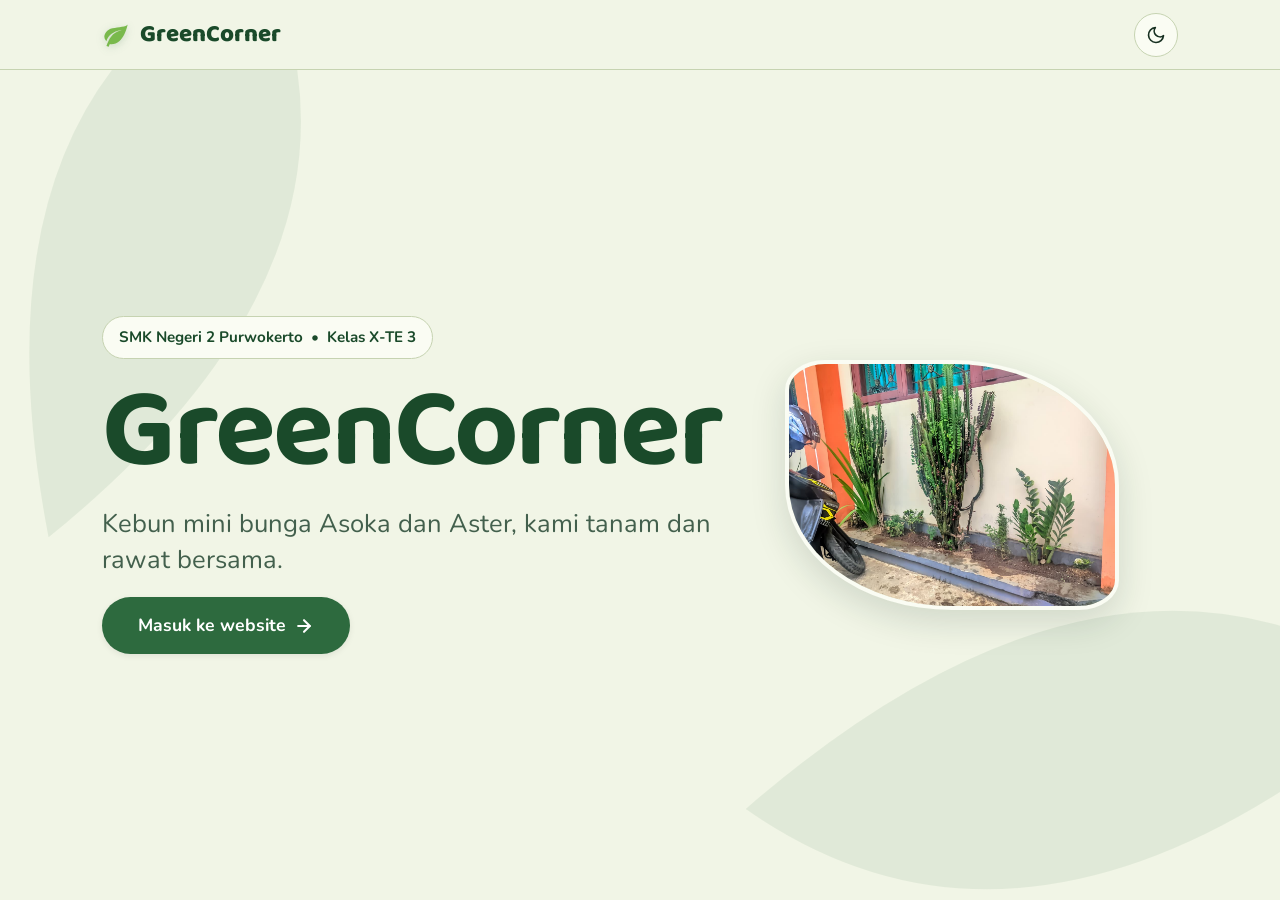
<file: index.html>
<!DOCTYPE html>
<html lang="id">
<head>
  <meta charset="utf-8">
  <meta name="viewport" content="width=device-width, initial-scale=1.0, viewport-fit=cover">
  <meta name="description" content="GreenCorner - Kebun mini bunga Asoka dan Aster karya siswa kelas X-TE 3 SMK Negeri 2 Purwokerto.">
  <title>GreenCorner - Kebun Mini Asoka &amp; Aster</title>

  <!-- Google Fonts: Baloo 2 & Nunito -->
  <link rel="preconnect" href="https://fonts.googleapis.com">
  <link rel="preconnect" href="https://fonts.gstatic.com" crossorigin>
  <link href="https://fonts.googleapis.com/css2?family=Baloo+2:wght@600;700;800&family=Nunito:wght@400;600;700;800&display=swap" rel="stylesheet">

  <link rel="stylesheet" href="css/style.css">
</head>
<body>
  <a href="#main-content" class="skip-link">Lewati ke konten utama</a>

  <!-- Header Khusus Indeks: Merek dan Tombol Tema Saja -->
  <header class="site-header" role="banner">
    <div class="container header-inner">
      <a href="index.html" class="brand" aria-label="GreenCorner Beranda">
        <svg class="brand-icon" viewBox="0 0 24 24" aria-hidden="true">
          <path d="M17 8C8 10 5.9 16.17 3.82 21.34L5.71 22l1-2.3A4.49 4.49 0 0 0 8 20C19 20 22 3 22 3c-1 2-8 2.25-13 3.25S2 11.5 2 13.5s1.75 3.75 1.75 3.75C7 8 17 8 17 8z"/>
        </svg>
        <span>GreenCorner</span>
      </a>

      <div class="header-actions">
        <button type="button" class="theme-toggle" aria-label="Beralih ke mode gelap">
          <svg width="20" height="20" viewBox="0 0 24 24" fill="none" stroke="currentColor" stroke-width="2" stroke-linecap="round" stroke-linejoin="round" aria-hidden="true"><path d="M21 12.79A9 9 0 1 1 11.21 3 7 7 0 0 0 21 12.79z"></path></svg>
        </button>
      </div>
    </div>
  </header>

  <main id="main-content" class="hero-cover">
    <!-- Siluet Daun Latar Belakang -->
    <svg class="cover-bg-leaf-1" viewBox="0 0 100 100" aria-hidden="true">
      <path d="M10,90 Q30,10 90,10 Q90,70 10,90 Z" />
    </svg>
    <svg class="cover-bg-leaf-2" viewBox="0 0 100 100" aria-hidden="true">
      <path d="M10,90 Q70,90 90,10 Q30,10 10,90 Z" />
    </svg>

    <div class="container">
      <div class="cover-grid">
        <!-- Kolom Kiri: Teks -->
        <div class="cover-content">
          <div class="cover-meta">
            <span>SMK Negeri 2 Purwokerto</span>
            <span aria-hidden="true">•</span>
            <span>Kelas X-TE 3</span>
          </div>

          <h1 class="cover-title">GreenCorner</h1>

          <p class="cover-subtitle">Kebun mini bunga Asoka dan Aster, kami tanam dan rawat bersama.</p>

          <div class="cover-btn-wrap">
            <a href="home.html" class="btn btn-primary" style="font-size: 1.1rem; padding: 0.85rem 2.25rem;">
              <span>Masuk ke website</span>
              <svg width="20" height="20" viewBox="0 0 24 24" fill="none" stroke="currentColor" stroke-width="2.5" stroke-linecap="round" stroke-linejoin="round" aria-hidden="true"><line x1="5" y1="12" x2="19" y2="12"></line><polyline points="12 5 19 12 12 19"></polyline></svg>
            </a>
          </div>
        </div>

        <!-- Kolom Kanan: Foto Sampul Bingkai Daun -->
        <div class="cover-photo-wrapper">
          <div class="leaf-frame">
            <img src="assets/img/hasil-jauh.jpg" width="1100" height="825" alt="Bedeng GreenCorner dengan deretan tanaman di sepanjang dinding">
          </div>
        </div>
      </div>
    </div>
  </main>

  <script src="js/main.js"></script>
</body>
</html>
</file>
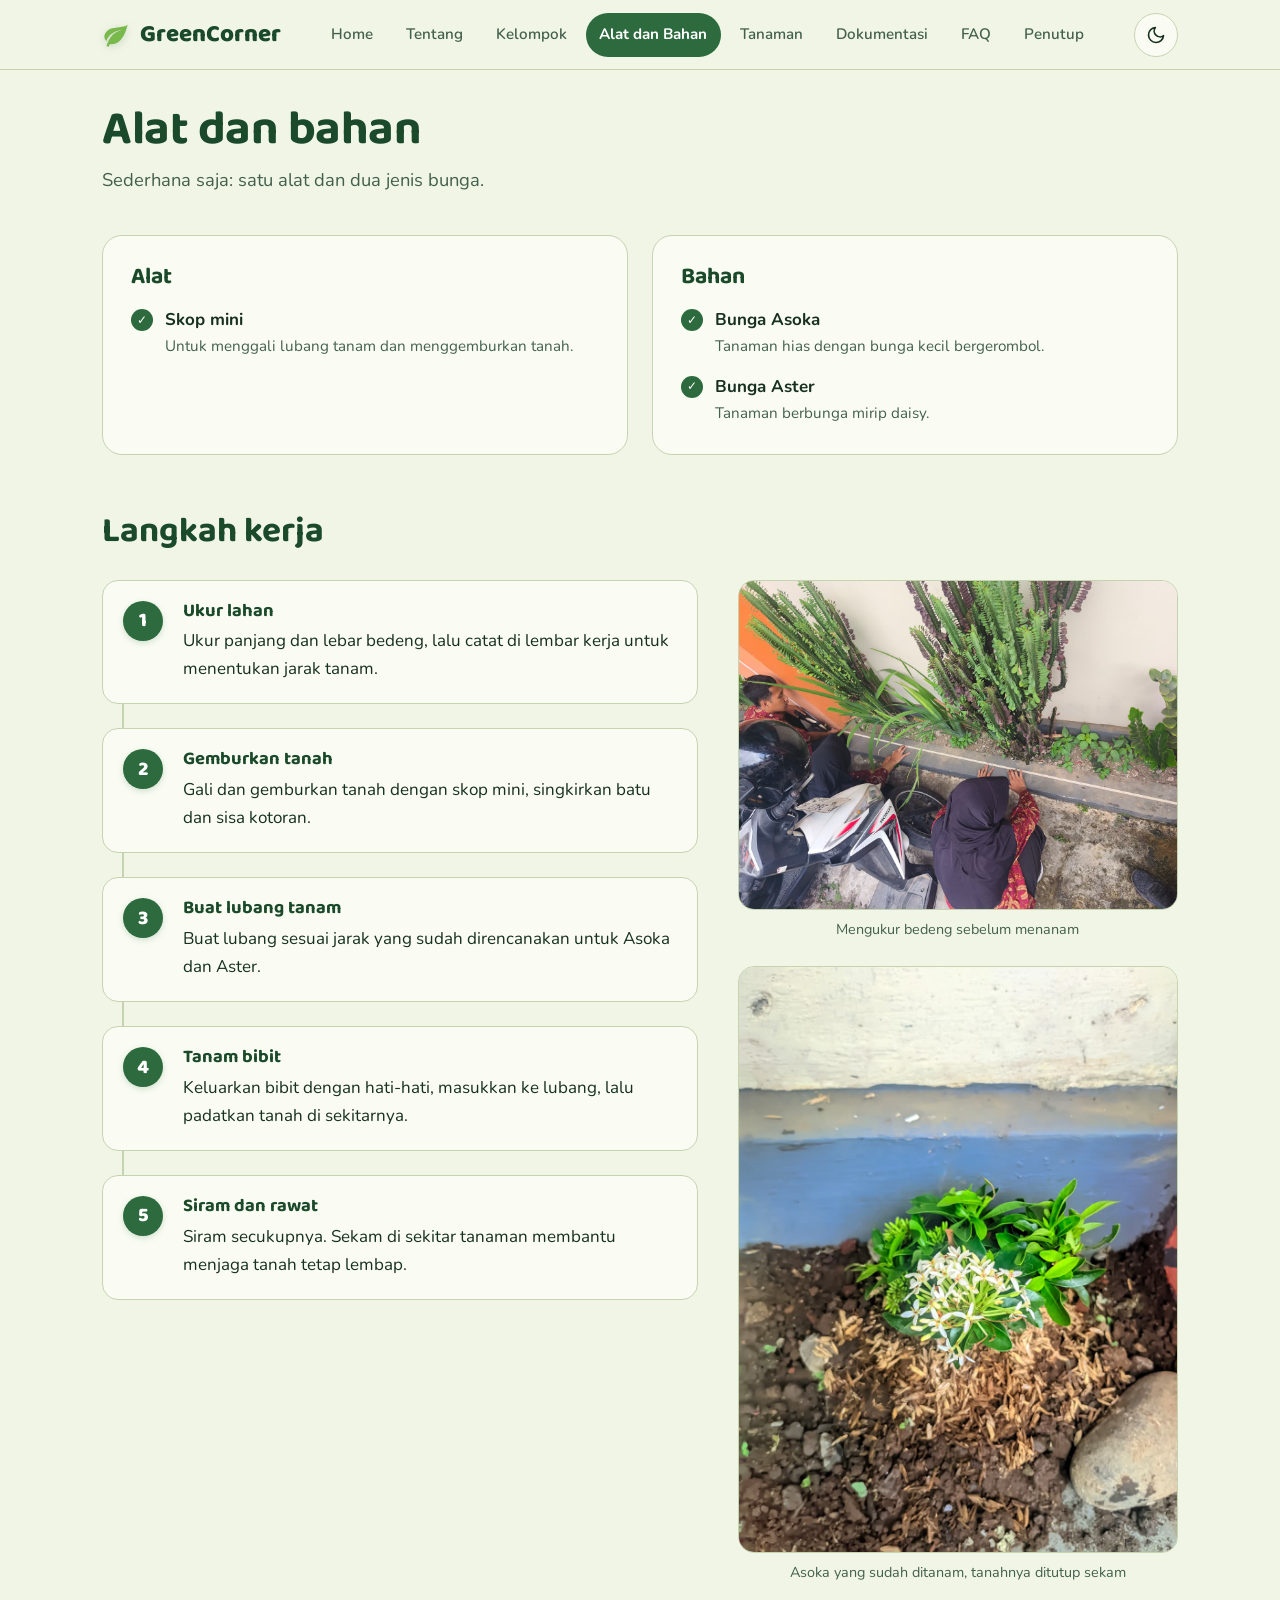
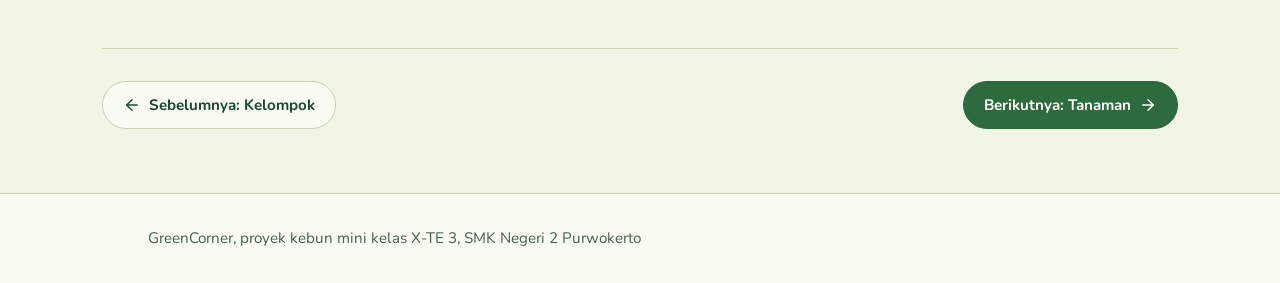
<file: alat-bahan.html>
<!DOCTYPE html>
<html lang="id">
<head>
  <meta charset="utf-8">
  <meta name="viewport" content="width=device-width, initial-scale=1.0, viewport-fit=cover">
  <meta name="description" content="Alat dan bahan serta langkah kerja penanaman kebun mini GreenCorner SMK Negeri 2 Purwokerto.">
  <title>Alat dan Bahan - GreenCorner</title>

  <!-- Google Fonts: Baloo 2 & Nunito -->
  <link rel="preconnect" href="https://fonts.googleapis.com">
  <link rel="preconnect" href="https://fonts.gstatic.com" crossorigin>
  <link href="https://fonts.googleapis.com/css2?family=Baloo+2:wght@600;700;800&family=Nunito:wght@400;600;700;800&display=swap" rel="stylesheet">

  <link rel="stylesheet" href="css/style.css">
</head>
<body>
  <a href="#main-content" class="skip-link">Lewati ke konten utama</a>

  <!-- Header & Navigasi Bersama -->
  <header class="site-header" role="banner">
    <div class="container header-inner">
      <a href="home.html" class="brand" aria-label="GreenCorner Beranda">
        <svg class="brand-icon" viewBox="0 0 24 24" aria-hidden="true">
          <path d="M17 8C8 10 5.9 16.17 3.82 21.34L5.71 22l1-2.3A4.49 4.49 0 0 0 8 20C19 20 22 3 22 3c-1 2-8 2.25-13 3.25S2 11.5 2 13.5s1.75 3.75 1.75 3.75C7 8 17 8 17 8z"/>
        </svg>
        <span>GreenCorner</span>
      </a>

      <nav class="nav-desktop" aria-label="Menu Utama">
        <a href="home.html" class="nav-link">Home</a>
        <a href="tentang.html" class="nav-link">Tentang</a>
        <a href="kelompok.html" class="nav-link">Kelompok</a>
        <a href="alat-bahan.html" class="nav-link" aria-current="page">Alat dan Bahan</a>
        <a href="tanaman.html" class="nav-link">Tanaman</a>
        <a href="dokumentasi.html" class="nav-link">Dokumentasi</a>
        <a href="faq.html" class="nav-link">FAQ</a>
        <a href="penutup.html" class="nav-link">Penutup</a>
      </nav>

      <div class="header-actions">
        <button type="button" class="theme-toggle" aria-label="Beralih ke mode gelap">
          <svg width="20" height="20" viewBox="0 0 24 24" fill="none" stroke="currentColor" stroke-width="2" stroke-linecap="round" stroke-linejoin="round" aria-hidden="true"><path d="M21 12.79A9 9 0 1 1 11.21 3 7 7 0 0 0 21 12.79z"></path></svg>
        </button>

        <button type="button" class="menu-toggle" aria-label="Buka menu navigasi" aria-expanded="false" aria-controls="mobile-nav">
          <svg width="22" height="22" viewBox="0 0 24 24" fill="none" stroke="currentColor" stroke-width="2" stroke-linecap="round" stroke-linejoin="round" aria-hidden="true"><line x1="3" y1="12" x2="21" y2="12"></line><line x1="3" y1="6" x2="21" y2="6"></line><line x1="3" y1="18" x2="21" y2="18"></line></svg>
        </button>
      </div>
    </div>
  </header>

  <!-- Navigasi Mobile Drawer -->
  <div id="mobile-nav" class="mobile-nav-dialog" role="dialog" aria-modal="true" aria-label="Menu navigasi mobile">
    <div class="mobile-nav-grid">
      <a href="home.html" class="mobile-nav-link">Home</a>
      <a href="tentang.html" class="mobile-nav-link">Tentang</a>
      <a href="kelompok.html" class="mobile-nav-link">Kelompok</a>
      <a href="alat-bahan.html" class="mobile-nav-link" aria-current="page">Alat dan Bahan</a>
      <a href="tanaman.html" class="mobile-nav-link">Tanaman</a>
      <a href="dokumentasi.html" class="mobile-nav-link">Dokumentasi</a>
      <a href="faq.html" class="mobile-nav-link">FAQ</a>
      <a href="penutup.html" class="mobile-nav-link">Penutup</a>
    </div>
  </div>

  <main id="main-content" class="page-main">
    <div class="container">
      <header style="margin-bottom: 2.5rem;">
        <h1 style="margin-bottom: 0.5rem;">Alat dan bahan</h1>
        <p class="lead">Sederhana saja: satu alat dan dua jenis bunga.</p>
      </header>

      <!-- Panel Alat & Bahan dengan Penanda Centang -->
      <section class="tools-materials-grid" aria-label="Rincian Alat dan Bahan">
        <div class="spec-panel">
          <h2>Alat</h2>
          <div class="check-item">
            <span class="check-icon" aria-hidden="true">&#10003;</span>
            <div>
              <p><strong>Skop mini</strong></p>
              <p style="color: var(--ink2); font-size: 0.95rem;">Untuk menggali lubang tanam dan menggemburkan tanah.</p>
            </div>
          </div>
        </div>

        <div class="spec-panel">
          <h2>Bahan</h2>
          <div class="check-item">
            <span class="check-icon" aria-hidden="true">&#10003;</span>
            <div>
              <p><strong>Bunga Asoka</strong></p>
              <p style="color: var(--ink2); font-size: 0.95rem;">Tanaman hias dengan bunga kecil bergerombol.</p>
            </div>
          </div>
          <div class="check-item">
            <span class="check-icon" aria-hidden="true">&#10003;</span>
            <div>
              <p><strong>Bunga Aster</strong></p>
              <p style="color: var(--ink2); font-size: 0.95rem;">Tanaman berbunga mirip daisy.</p>
            </div>
          </div>
        </div>
      </section>

      <!-- Langkah Kerja Berurutan dengan Garis Penghubung dan Foto -->
      <section aria-labelledby="steps-heading">
        <h2 id="steps-heading" style="margin-bottom: 1.75rem;">Langkah kerja</h2>

        <div class="steps-layout">
          <!-- Daftar Langkah Bernomor -->
          <div class="steps-list">
            <article class="step-card">
              <span class="step-num">1</span>
              <div class="step-body">
                <h3>Ukur lahan</h3>
                <p>Ukur panjang dan lebar bedeng, lalu catat di lembar kerja untuk menentukan jarak tanam.</p>
              </div>
            </article>

            <article class="step-card">
              <span class="step-num">2</span>
              <div class="step-body">
                <h3>Gemburkan tanah</h3>
                <p>Gali dan gemburkan tanah dengan skop mini, singkirkan batu dan sisa kotoran.</p>
              </div>
            </article>

            <article class="step-card">
              <span class="step-num">3</span>
              <div class="step-body">
                <h3>Buat lubang tanam</h3>
                <p>Buat lubang sesuai jarak yang sudah direncanakan untuk Asoka dan Aster.</p>
              </div>
            </article>

            <article class="step-card">
              <span class="step-num">4</span>
              <div class="step-body">
                <h3>Tanam bibit</h3>
                <p>Keluarkan bibit dengan hati-hati, masukkan ke lubang, lalu padatkan tanah di sekitarnya.</p>
              </div>
            </article>

            <article class="step-card">
              <span class="step-num">5</span>
              <div class="step-body">
                <h3>Siram dan rawat</h3>
                <p>Siram secukupnya. Sekam di sekitar tanaman membantu menjaga tanah tetap lembap.</p>
              </div>
            </article>
          </div>

          <!-- Kolom Foto di Samping Langkah -->
          <div class="step-photos-col">
            <figure class="step-photo-figure">
              <img src="assets/img/ukur-lahan.jpg" width="1100" height="825" loading="lazy" alt="Anggota kelompok mengukur panjang bedeng sebelum menanam">
              <figcaption>Mengukur bedeng sebelum menanam</figcaption>
            </figure>

            <figure class="step-photo-figure">
              <img src="assets/img/asoka.jpg" width="825" height="1100" loading="lazy" alt="Bunga Asoka putih yang mekar dengan sekam di sekitarnya">
              <figcaption>Asoka yang sudah ditanam, tanahnya ditutup sekam</figcaption>
            </figure>
          </div>
        </div>
      </section>

      <!-- Pager Navigasi Bawah -->
      <nav class="page-pager" aria-label="Navigasi Halaman">
        <a href="kelompok.html" class="pager-btn prev">
          <svg width="18" height="18" viewBox="0 0 24 24" fill="none" stroke="currentColor" stroke-width="2" stroke-linecap="round" stroke-linejoin="round" aria-hidden="true"><line x1="19" y1="12" x2="5" y2="12"></line><polyline points="12 19 5 12 12 5"></polyline></svg>
          <span>Sebelumnya: Kelompok</span>
        </a>
        <a href="tanaman.html" class="pager-btn next">
          <span>Berikutnya: Tanaman</span>
          <svg width="18" height="18" viewBox="0 0 24 24" fill="none" stroke="currentColor" stroke-width="2" stroke-linecap="round" stroke-linejoin="round" aria-hidden="true"><line x1="5" y1="12" x2="19" y2="12"></line><polyline points="12 5 19 12 12 19"></polyline></svg>
        </a>
      </nav>
    </div>
  </main>

  <footer class="site-footer" role="contentinfo">
    <div class="container">
      <p>GreenCorner, proyek kebun mini kelas X-TE 3, SMK Negeri 2 Purwokerto</p>
    </div>
  </footer>

  <button type="button" class="back-to-top" aria-label="Kembali ke atas">
    <svg width="22" height="22" viewBox="0 0 24 24" fill="none" stroke="currentColor" stroke-width="2.5" stroke-linecap="round" stroke-linejoin="round" aria-hidden="true"><polyline points="18 15 12 9 6 15"></polyline></svg>
  </button>

  <script src="js/main.js"></script>
</body>
</html>
</file>
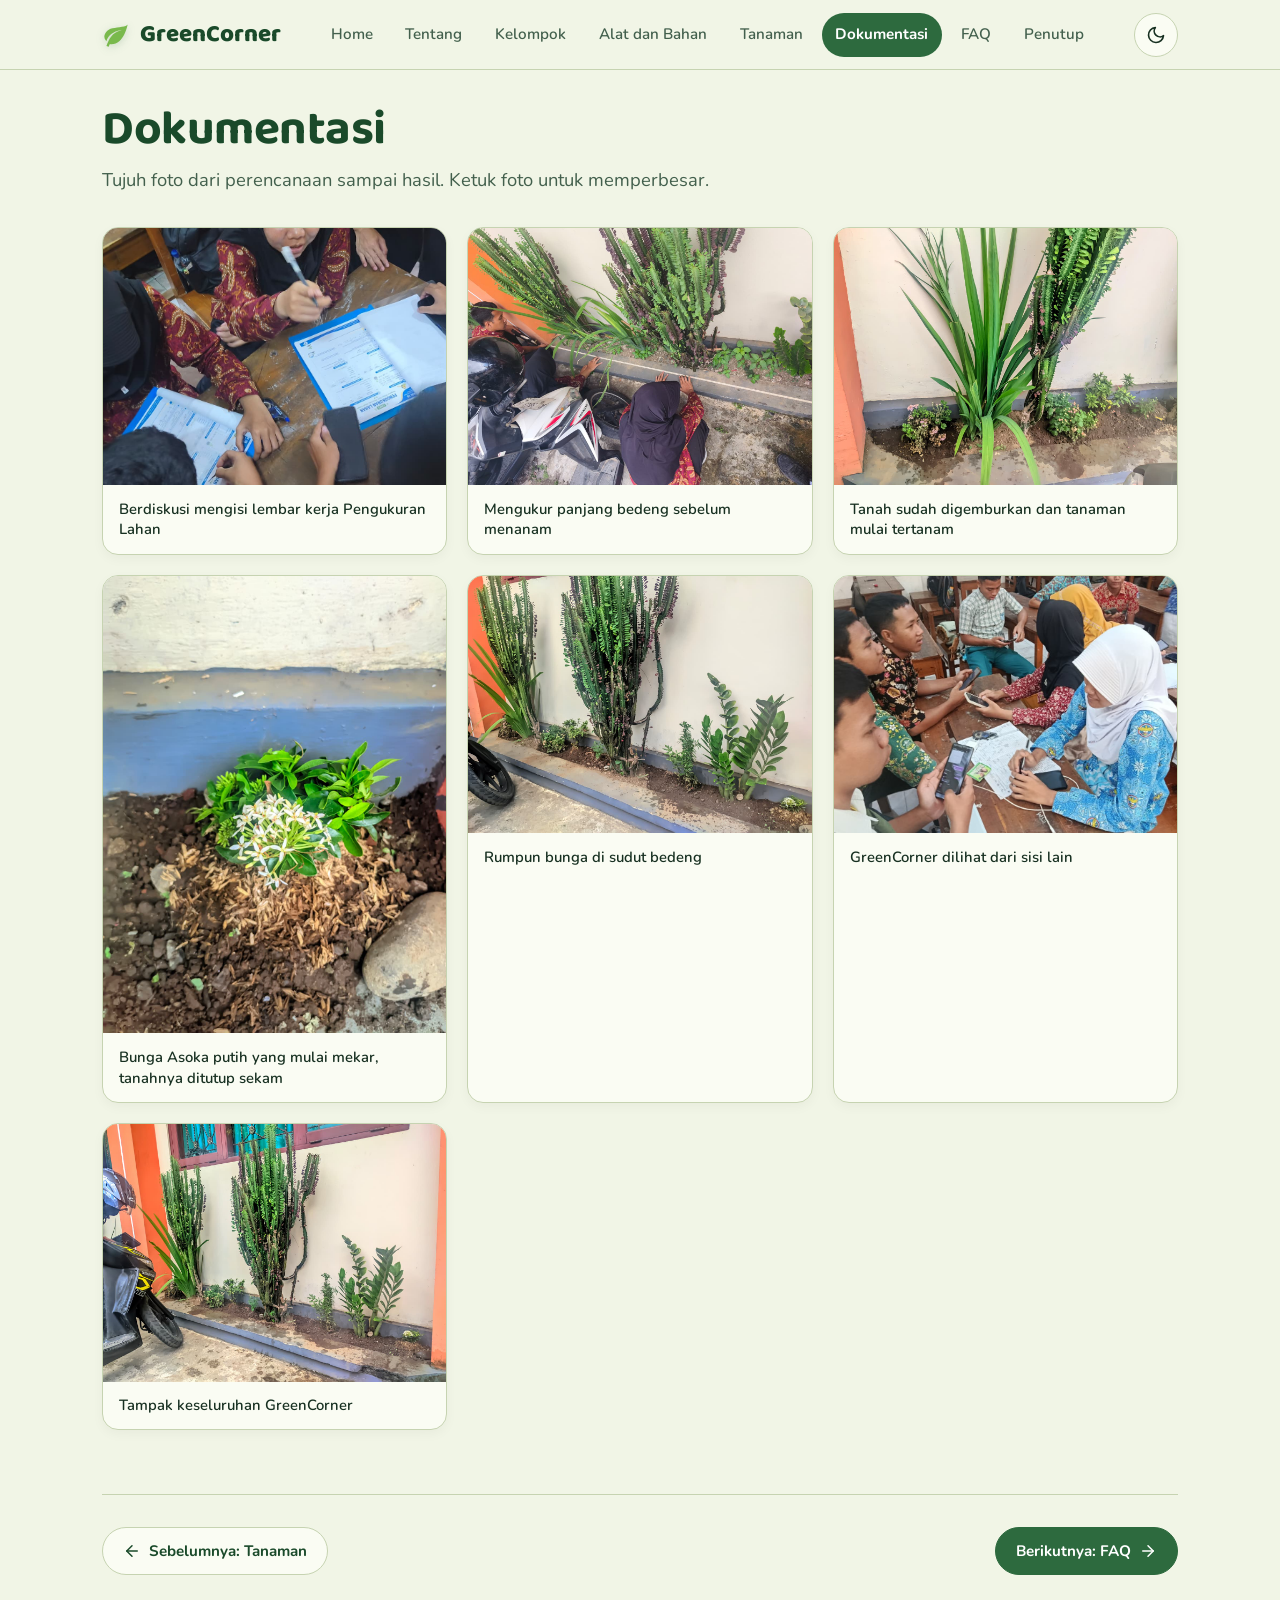
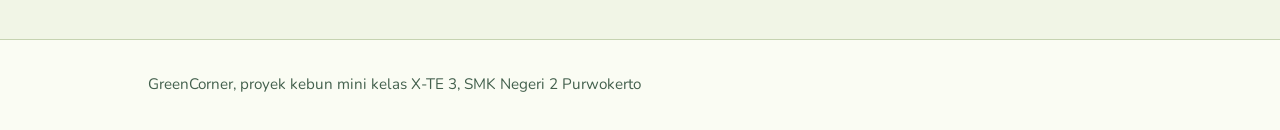
<file: dokumentasi.html>
<!DOCTYPE html>
<html lang="id">
<head>
  <meta charset="utf-8">
  <meta name="viewport" content="width=device-width, initial-scale=1.0, viewport-fit=cover">
  <meta name="description" content="Dokumentasi lengkap proyek kebun mini GreenCorner dari perencanaan, pengukuran lahan, hingga bunga Asoka dan Aster mekar.">
  <title>Dokumentasi - GreenCorner</title>

  <!-- Google Fonts: Baloo 2 & Nunito -->
  <link rel="preconnect" href="https://fonts.googleapis.com">
  <link rel="preconnect" href="https://fonts.gstatic.com" crossorigin>
  <link href="https://fonts.googleapis.com/css2?family=Baloo+2:wght@600;700;800&family=Nunito:wght@400;600;700;800&display=swap" rel="stylesheet">

  <link rel="stylesheet" href="css/style.css">
</head>
<body>
  <a href="#main-content" class="skip-link">Lewati ke konten utama</a>

  <!-- Header & Navigasi Bersama -->
  <header class="site-header" role="banner">
    <div class="container header-inner">
      <a href="home.html" class="brand" aria-label="GreenCorner Beranda">
        <svg class="brand-icon" viewBox="0 0 24 24" aria-hidden="true">
          <path d="M17 8C8 10 5.9 16.17 3.82 21.34L5.71 22l1-2.3A4.49 4.49 0 0 0 8 20C19 20 22 3 22 3c-1 2-8 2.25-13 3.25S2 11.5 2 13.5s1.75 3.75 1.75 3.75C7 8 17 8 17 8z"/>
        </svg>
        <span>GreenCorner</span>
      </a>

      <nav class="nav-desktop" aria-label="Menu Utama">
        <a href="home.html" class="nav-link">Home</a>
        <a href="tentang.html" class="nav-link">Tentang</a>
        <a href="kelompok.html" class="nav-link">Kelompok</a>
        <a href="alat-bahan.html" class="nav-link">Alat dan Bahan</a>
        <a href="tanaman.html" class="nav-link">Tanaman</a>
        <a href="dokumentasi.html" class="nav-link" aria-current="page">Dokumentasi</a>
        <a href="faq.html" class="nav-link">FAQ</a>
        <a href="penutup.html" class="nav-link">Penutup</a>
      </nav>

      <div class="header-actions">
        <button type="button" class="theme-toggle" aria-label="Beralih ke mode gelap">
          <svg width="20" height="20" viewBox="0 0 24 24" fill="none" stroke="currentColor" stroke-width="2" stroke-linecap="round" stroke-linejoin="round" aria-hidden="true"><path d="M21 12.79A9 9 0 1 1 11.21 3 7 7 0 0 0 21 12.79z"></path></svg>
        </button>

        <button type="button" class="menu-toggle" aria-label="Buka menu navigasi" aria-expanded="false" aria-controls="mobile-nav">
          <svg width="22" height="22" viewBox="0 0 24 24" fill="none" stroke="currentColor" stroke-width="2" stroke-linecap="round" stroke-linejoin="round" aria-hidden="true"><line x1="3" y1="12" x2="21" y2="12"></line><line x1="3" y1="6" x2="21" y2="6"></line><line x1="3" y1="18" x2="21" y2="18"></line></svg>
        </button>
      </div>
    </div>
  </header>

  <!-- Navigasi Mobile Drawer -->
  <div id="mobile-nav" class="mobile-nav-dialog" role="dialog" aria-modal="true" aria-label="Menu navigasi mobile">
    <div class="mobile-nav-grid">
      <a href="home.html" class="mobile-nav-link">Home</a>
      <a href="tentang.html" class="mobile-nav-link">Tentang</a>
      <a href="kelompok.html" class="mobile-nav-link">Kelompok</a>
      <a href="alat-bahan.html" class="mobile-nav-link">Alat dan Bahan</a>
      <a href="tanaman.html" class="mobile-nav-link">Tanaman</a>
      <a href="dokumentasi.html" class="mobile-nav-link" aria-current="page">Dokumentasi</a>
      <a href="faq.html" class="mobile-nav-link">FAQ</a>
      <a href="penutup.html" class="mobile-nav-link">Penutup</a>
    </div>
  </div>

  <main id="main-content" class="page-main">
    <div class="container">
      <header style="margin-bottom: 2rem;">
        <h1 style="margin-bottom: 0.5rem;">Dokumentasi</h1>
        <p class="lead">Tujuh foto dari perencanaan sampai hasil. Ketuk foto untuk memperbesar.</p>
      </header>

      <!-- Galeri 7 Foto Masonry / Grid -->
      <section class="gallery-grid" aria-label="Galeri Foto Dokumentasi">
        <!-- Foto 1 -->
        <article class="gallery-item">
          <div class="gallery-thumb">
            <img src="assets/img/diskusi.jpg" width="1100" height="619" loading="lazy" alt="Anggota kelompok berdiskusi sambil mengisi lembar kerja pengukuran lahan">
          </div>
          <p class="gallery-caption">Berdiskusi mengisi lembar kerja Pengukuran Lahan</p>
        </article>

        <!-- Foto 2 -->
        <article class="gallery-item">
          <div class="gallery-thumb">
            <img src="assets/img/ukur-lahan.jpg" width="1100" height="825" loading="lazy" alt="Anggota kelompok mengukur panjang bedeng sebelum menanam">
          </div>
          <p class="gallery-caption">Mengukur panjang bedeng sebelum menanam</p>
        </article>

        <!-- Foto 3 -->
        <article class="gallery-item">
          <div class="gallery-thumb">
            <img src="assets/img/hasil-dekat.jpg" width="1100" height="825" loading="lazy" alt="Bedeng berisi tanah gembur dan tanaman yang baru ditanam">
          </div>
          <p class="gallery-caption">Tanah sudah digemburkan dan tanaman mulai tertanam</p>
        </article>

        <!-- Foto 4 -->
        <article class="gallery-item">
          <div class="gallery-thumb" style="aspect-ratio: 3 / 4;">
            <img src="assets/img/asoka.jpg" width="825" height="1100" loading="lazy" alt="Bunga Asoka putih yang mekar dengan sekam di sekitarnya">
          </div>
          <p class="gallery-caption">Bunga Asoka putih yang mulai mekar, tanahnya ditutup sekam</p>
        </article>

        <!-- Foto 5 -->
        <article class="gallery-item">
          <div class="gallery-thumb">
            <img src="assets/img/detail-tanaman.jpg" width="1100" height="825" loading="lazy" alt="Rumpun bunga kecil di sudut bedeng">
          </div>
          <p class="gallery-caption">Rumpun bunga di sudut bedeng</p>
        </article>

        <!-- Foto 6 -->
        <article class="gallery-item">
          <div class="gallery-thumb">
            <img src="assets/img/hasil-lebar.jpg" width="1100" height="825" loading="lazy" alt="Bedeng GreenCorner dilihat dari sisi lain dengan tanaman berjajar">
          </div>
          <p class="gallery-caption">GreenCorner dilihat dari sisi lain</p>
        </article>

        <!-- Foto 7 -->
        <article class="gallery-item">
          <div class="gallery-thumb">
            <img src="assets/img/hasil-jauh.jpg" width="1100" height="825" loading="lazy" alt="Tampak keseluruhan bedeng GreenCorner di sepanjang dinding">
          </div>
          <p class="gallery-caption">Tampak keseluruhan GreenCorner</p>
        </article>
      </section>

      <!-- Lightbox Modal Dialog -->
      <div class="lightbox-modal" role="dialog" aria-modal="true" aria-hidden="true" aria-label="Penampil Foto">
        <div class="lightbox-dialog">
          <button type="button" class="lightbox-btn lightbox-close" aria-label="Tutup foto">
            <svg width="24" height="24" viewBox="0 0 24 24" fill="none" stroke="currentColor" stroke-width="2.5" stroke-linecap="round" stroke-linejoin="round" aria-hidden="true"><line x1="18" y1="6" x2="6" y2="18"></line><line x1="6" y1="6" x2="18" y2="18"></line></svg>
          </button>

          <button type="button" class="lightbox-btn lightbox-prev" aria-label="Foto sebelumnya">
            <svg width="24" height="24" viewBox="0 0 24 24" fill="none" stroke="currentColor" stroke-width="2.5" stroke-linecap="round" stroke-linejoin="round" aria-hidden="true"><line x1="19" y1="12" x2="5" y2="12"></line><polyline points="12 19 5 12 12 5"></polyline></svg>
          </button>

          <div class="lightbox-media">
            <img src="assets/img/diskusi.jpg" width="1100" height="825" alt="Tampilan besar foto dokumentasi">
          </div>

          <button type="button" class="lightbox-btn lightbox-next" aria-label="Foto berikutnya">
            <svg width="24" height="24" viewBox="0 0 24 24" fill="none" stroke="currentColor" stroke-width="2.5" stroke-linecap="round" stroke-linejoin="round" aria-hidden="true"><line x1="5" y1="12" x2="19" y2="12"></line><polyline points="12 5 19 12 12 19"></polyline></svg>
          </button>

          <div class="lightbox-caption-bar" aria-live="polite"></div>
        </div>
      </div>

      <!-- Pager Navigasi Bawah -->
      <nav class="page-pager" aria-label="Navigasi Halaman">
        <a href="tanaman.html" class="pager-btn prev">
          <svg width="18" height="18" viewBox="0 0 24 24" fill="none" stroke="currentColor" stroke-width="2" stroke-linecap="round" stroke-linejoin="round" aria-hidden="true"><line x1="19" y1="12" x2="5" y2="12"></line><polyline points="12 19 5 12 12 5"></polyline></svg>
          <span>Sebelumnya: Tanaman</span>
        </a>
        <a href="faq.html" class="pager-btn next">
          <span>Berikutnya: FAQ</span>
          <svg width="18" height="18" viewBox="0 0 24 24" fill="none" stroke="currentColor" stroke-width="2" stroke-linecap="round" stroke-linejoin="round" aria-hidden="true"><line x1="5" y1="12" x2="19" y2="12"></line><polyline points="12 5 19 12 12 19"></polyline></svg>
        </a>
      </nav>
    </div>
  </main>

  <footer class="site-footer" role="contentinfo">
    <div class="container">
      <p>GreenCorner, proyek kebun mini kelas X-TE 3, SMK Negeri 2 Purwokerto</p>
    </div>
  </footer>

  <button type="button" class="back-to-top" aria-label="Kembali ke atas">
    <svg width="22" height="22" viewBox="0 0 24 24" fill="none" stroke="currentColor" stroke-width="2.5" stroke-linecap="round" stroke-linejoin="round" aria-hidden="true"><polyline points="18 15 12 9 6 15"></polyline></svg>
  </button>

  <script src="js/main.js"></script>
</body>
</html>
</file>
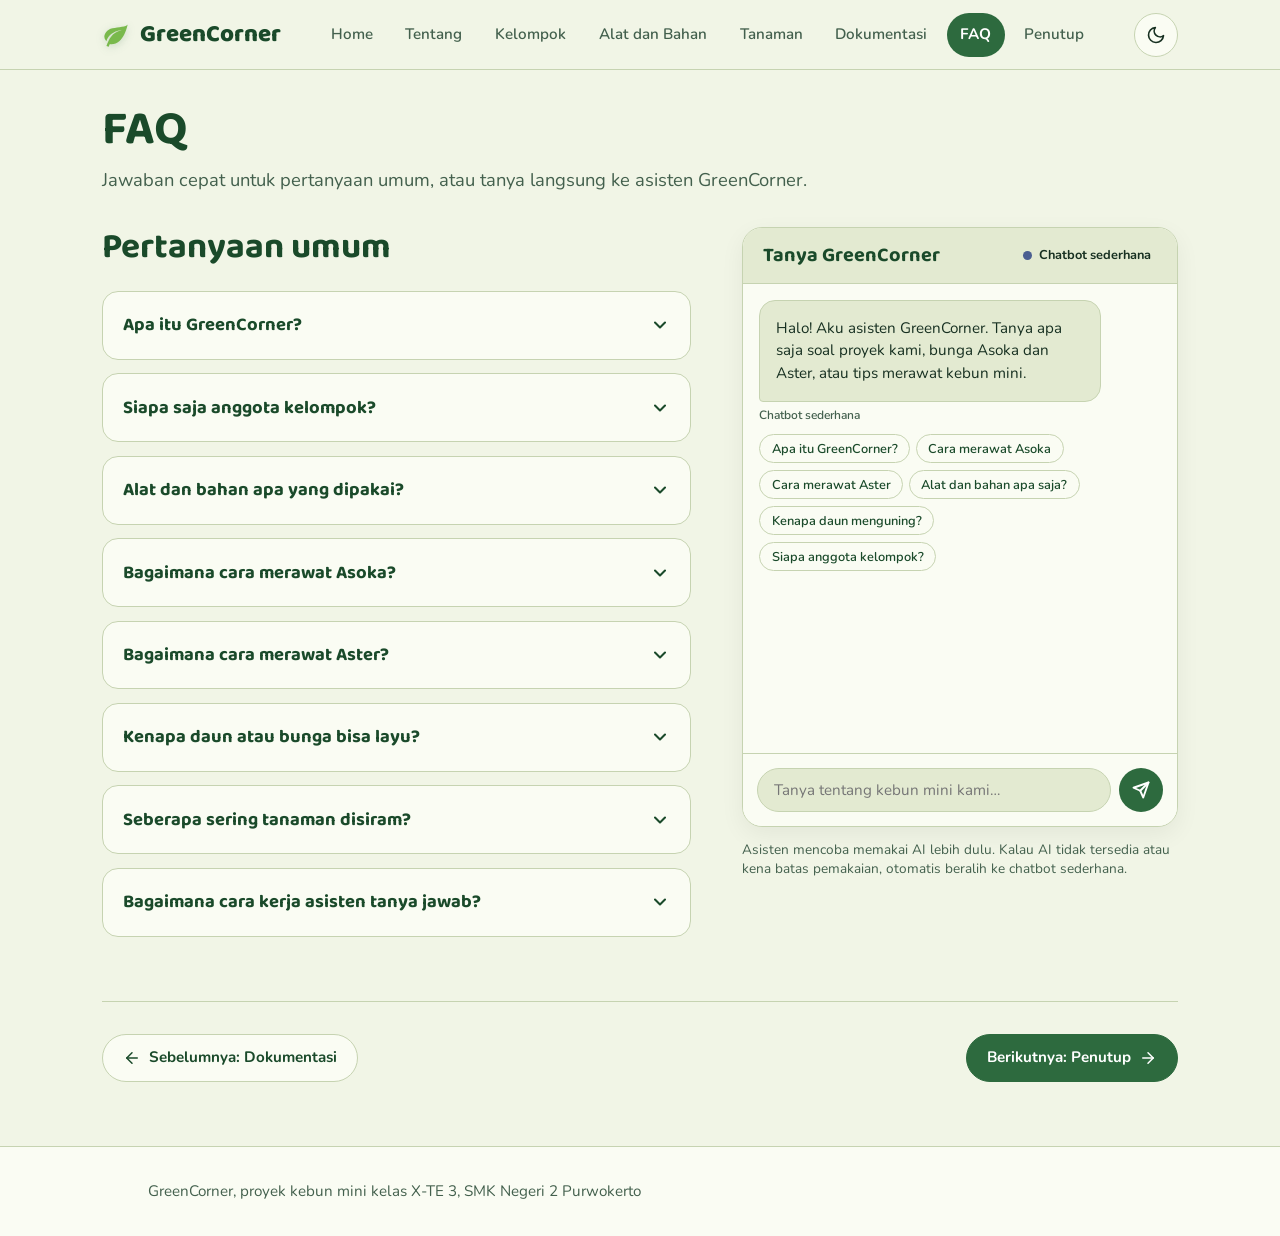
<file: faq.html>
<!DOCTYPE html>
<html lang="id">
<head>
  <meta charset="utf-8">
  <meta name="viewport" content="width=device-width, initial-scale=1.0, viewport-fit=cover">
  <meta name="description" content="Pertanyaan umum (FAQ) dan asisten tanya jawab interaktif untuk kebun mini GreenCorner SMK Negeri 2 Purwokerto.">
  <title>FAQ &amp; Asisten Tanya Jawab - GreenCorner</title>

  <!-- Google Fonts: Baloo 2 & Nunito -->
  <link rel="preconnect" href="https://fonts.googleapis.com">
  <link rel="preconnect" href="https://fonts.gstatic.com" crossorigin>
  <link href="https://fonts.googleapis.com/css2?family=Baloo+2:wght@600;700;800&family=Nunito:wght@400;600;700;800&display=swap" rel="stylesheet">

  <link rel="stylesheet" href="css/style.css">
</head>
<body>
  <a href="#main-content" class="skip-link">Lewati ke konten utama</a>

  <!-- Header & Navigasi Bersama -->
  <header class="site-header" role="banner">
    <div class="container header-inner">
      <a href="home.html" class="brand" aria-label="GreenCorner Beranda">
        <svg class="brand-icon" viewBox="0 0 24 24" aria-hidden="true">
          <path d="M17 8C8 10 5.9 16.17 3.82 21.34L5.71 22l1-2.3A4.49 4.49 0 0 0 8 20C19 20 22 3 22 3c-1 2-8 2.25-13 3.25S2 11.5 2 13.5s1.75 3.75 1.75 3.75C7 8 17 8 17 8z"/>
        </svg>
        <span>GreenCorner</span>
      </a>

      <nav class="nav-desktop" aria-label="Menu Utama">
        <a href="home.html" class="nav-link">Home</a>
        <a href="tentang.html" class="nav-link">Tentang</a>
        <a href="kelompok.html" class="nav-link">Kelompok</a>
        <a href="alat-bahan.html" class="nav-link">Alat dan Bahan</a>
        <a href="tanaman.html" class="nav-link">Tanaman</a>
        <a href="dokumentasi.html" class="nav-link">Dokumentasi</a>
        <a href="faq.html" class="nav-link" aria-current="page">FAQ</a>
        <a href="penutup.html" class="nav-link">Penutup</a>
      </nav>

      <div class="header-actions">
        <button type="button" class="theme-toggle" aria-label="Beralih ke mode gelap">
          <svg width="20" height="20" viewBox="0 0 24 24" fill="none" stroke="currentColor" stroke-width="2" stroke-linecap="round" stroke-linejoin="round" aria-hidden="true"><path d="M21 12.79A9 9 0 1 1 11.21 3 7 7 0 0 0 21 12.79z"></path></svg>
        </button>

        <button type="button" class="menu-toggle" aria-label="Buka menu navigasi" aria-expanded="false" aria-controls="mobile-nav">
          <svg width="22" height="22" viewBox="0 0 24 24" fill="none" stroke="currentColor" stroke-width="2" stroke-linecap="round" stroke-linejoin="round" aria-hidden="true"><line x1="3" y1="12" x2="21" y2="12"></line><line x1="3" y1="6" x2="21" y2="6"></line><line x1="3" y1="18" x2="21" y2="18"></line></svg>
        </button>
      </div>
    </div>
  </header>

  <!-- Navigasi Mobile Drawer -->
  <div id="mobile-nav" class="mobile-nav-dialog" role="dialog" aria-modal="true" aria-label="Menu navigasi mobile">
    <div class="mobile-nav-grid">
      <a href="home.html" class="mobile-nav-link">Home</a>
      <a href="tentang.html" class="mobile-nav-link">Tentang</a>
      <a href="kelompok.html" class="mobile-nav-link">Kelompok</a>
      <a href="alat-bahan.html" class="mobile-nav-link">Alat dan Bahan</a>
      <a href="tanaman.html" class="mobile-nav-link">Tanaman</a>
      <a href="dokumentasi.html" class="mobile-nav-link">Dokumentasi</a>
      <a href="faq.html" class="mobile-nav-link" aria-current="page">FAQ</a>
      <a href="penutup.html" class="mobile-nav-link">Penutup</a>
    </div>
  </div>

  <main id="main-content" class="page-main">
    <div class="container">
      <header style="margin-bottom: 2rem;">
        <h1 style="margin-bottom: 0.5rem;">FAQ</h1>
        <p class="lead">Jawaban cepat untuk pertanyaan umum, atau tanya langsung ke asisten GreenCorner.</p>
      </header>

      <div class="faq-grid">
        <!-- Kolom Kiri: Pertanyaan Umum (Akordeon 8 Pertanyaan) -->
        <section aria-labelledby="faq-list-heading">
          <h2 id="faq-list-heading" style="margin-bottom: 0.5rem;">Pertanyaan umum</h2>

          <div class="accordion-list">
            <!-- Tanya 1 -->
            <article class="accordion-item">
              <button type="button" class="accordion-trigger" id="acc-btn-1" aria-expanded="false" aria-controls="acc-content-1">
                <span>Apa itu GreenCorner?</span>
                <svg class="accordion-icon" viewBox="0 0 24 24" fill="none" stroke="currentColor" stroke-width="2.5" stroke-linecap="round" stroke-linejoin="round" aria-hidden="true"><polyline points="6 9 12 15 18 9"></polyline></svg>
              </button>
              <div id="acc-content-1" class="accordion-content" role="region" aria-labelledby="acc-btn-1">
                <div class="accordion-inner">
                  <div class="accordion-body">
                    <p>GreenCorner adalah proyek kebun mini kelompok kami dari kelas X-TE 3. Kami menanam bunga Asoka dan Aster di bedeng sempit sepanjang dinding.</p>
                  </div>
                </div>
              </div>
            </article>

            <!-- Tanya 2 -->
            <article class="accordion-item">
              <button type="button" class="accordion-trigger" id="acc-btn-2" aria-expanded="false" aria-controls="acc-content-2">
                <span>Siapa saja anggota kelompok?</span>
                <svg class="accordion-icon" viewBox="0 0 24 24" fill="none" stroke="currentColor" stroke-width="2.5" stroke-linecap="round" stroke-linejoin="round" aria-hidden="true"><polyline points="6 9 12 15 18 9"></polyline></svg>
              </button>
              <div id="acc-content-2" class="accordion-content" role="region" aria-labelledby="acc-btn-2">
                <div class="accordion-inner">
                  <div class="accordion-body">
                    <p>Kukuh Dwi Aditya, Levandra Fulvian Haidar, Lilin Revalina Afriliani, Marissa Adelia Putri, Marwa Ananta Rizqullah, dan Maulana Dzaefa Ibrahim.</p>
                  </div>
                </div>
              </div>
            </article>

            <!-- Tanya 3 -->
            <article class="accordion-item">
              <button type="button" class="accordion-trigger" id="acc-btn-3" aria-expanded="false" aria-controls="acc-content-3">
                <span>Alat dan bahan apa yang dipakai?</span>
                <svg class="accordion-icon" viewBox="0 0 24 24" fill="none" stroke="currentColor" stroke-width="2.5" stroke-linecap="round" stroke-linejoin="round" aria-hidden="true"><polyline points="6 9 12 15 18 9"></polyline></svg>
              </button>
              <div id="acc-content-3" class="accordion-content" role="region" aria-labelledby="acc-btn-3">
                <div class="accordion-inner">
                  <div class="accordion-body">
                    <p>Alatnya skop mini. Bahannya bunga Asoka dan bunga Aster.</p>
                  </div>
                </div>
              </div>
            </article>

            <!-- Tanya 4 -->
            <article class="accordion-item">
              <button type="button" class="accordion-trigger" id="acc-btn-4" aria-expanded="false" aria-controls="acc-content-4">
                <span>Bagaimana cara merawat Asoka?</span>
                <svg class="accordion-icon" viewBox="0 0 24 24" fill="none" stroke="currentColor" stroke-width="2.5" stroke-linecap="round" stroke-linejoin="round" aria-hidden="true"><polyline points="6 9 12 15 18 9"></polyline></svg>
              </button>
              <div id="acc-content-4" class="accordion-content" role="region" aria-labelledby="acc-btn-4">
                <div class="accordion-inner">
                  <div class="accordion-body">
                    <p>Beri matahari penuh, siram saat tanah mulai kering tanpa membuatnya becek, pakai tanah gembur yang sedikit asam, beri kompos tiap 1 sampai 2 bulan, dan pangkas ringan setelah bunga layu.</p>
                  </div>
                </div>
              </div>
            </article>

            <!-- Tanya 5 -->
            <article class="accordion-item">
              <button type="button" class="accordion-trigger" id="acc-btn-5" aria-expanded="false" aria-controls="acc-content-5">
                <span>Bagaimana cara merawat Aster?</span>
                <svg class="accordion-icon" viewBox="0 0 24 24" fill="none" stroke="currentColor" stroke-width="2.5" stroke-linecap="round" stroke-linejoin="round" aria-hidden="true"><polyline points="6 9 12 15 18 9"></polyline></svg>
              </button>
              <div id="acc-content-5" class="accordion-content" role="region" aria-labelledby="acc-btn-5">
                <div class="accordion-inner">
                  <div class="accordion-body">
                    <p>Beri matahari penuh atau teduh sebagian, siram teratur ke pangkal tanaman, pakai tanah subur dan gembur, beri kompos tiap 3 sampai 4 minggu, dan buang bunga yang layu.</p>
                  </div>
                </div>
              </div>
            </article>

            <!-- Tanya 6 -->
            <article class="accordion-item">
              <button type="button" class="accordion-trigger" id="acc-btn-6" aria-expanded="false" aria-controls="acc-content-6">
                <span>Kenapa daun atau bunga bisa layu?</span>
                <svg class="accordion-icon" viewBox="0 0 24 24" fill="none" stroke="currentColor" stroke-width="2.5" stroke-linecap="round" stroke-linejoin="round" aria-hidden="true"><polyline points="6 9 12 15 18 9"></polyline></svg>
              </button>
              <div id="acc-content-6" class="accordion-content" role="region" aria-labelledby="acc-btn-6">
                <div class="accordion-inner">
                  <div class="accordion-body">
                    <p>Penyebab paling umum: tanah terlalu basah atau terlalu kering, kurang cahaya, atau serangan hama. Cek kelembapan tanah dulu, lalu pastikan tanaman mendapat cukup matahari.</p>
                  </div>
                </div>
              </div>
            </article>

            <!-- Tanya 7 -->
            <article class="accordion-item">
              <button type="button" class="accordion-trigger" id="acc-btn-7" aria-expanded="false" aria-controls="acc-content-7">
                <span>Seberapa sering tanaman disiram?</span>
                <svg class="accordion-icon" viewBox="0 0 24 24" fill="none" stroke="currentColor" stroke-width="2.5" stroke-linecap="round" stroke-linejoin="round" aria-hidden="true"><polyline points="6 9 12 15 18 9"></polyline></svg>
              </button>
              <div id="acc-content-7" class="accordion-content" role="region" aria-labelledby="acc-btn-7">
                <div class="accordion-inner">
                  <div class="accordion-body">
                    <p>Sebagai pedoman, siram saat permukaan tanah mulai kering, biasanya pagi atau sore. Saat hujan deras, kurangi siraman.</p>
                  </div>
                </div>
              </div>
            </article>

            <!-- Tanya 8 -->
            <article class="accordion-item">
              <button type="button" class="accordion-trigger" id="acc-btn-8" aria-expanded="false" aria-controls="acc-content-8">
                <span>Bagaimana cara kerja asisten tanya jawab?</span>
                <svg class="accordion-icon" viewBox="0 0 24 24" fill="none" stroke="currentColor" stroke-width="2.5" stroke-linecap="round" stroke-linejoin="round" aria-hidden="true"><polyline points="6 9 12 15 18 9"></polyline></svg>
              </button>
              <div id="acc-content-8" class="accordion-content" role="region" aria-labelledby="acc-btn-8">
                <div class="accordion-inner">
                  <div class="accordion-body">
                    <p>Asisten mencoba memakai AI lebih dulu. Kalau AI tidak tersedia atau kena batas pemakaian, jawaban otomatis dialihkan ke chatbot sederhana yang sudah dibekali pengetahuan tentang proyek ini.</p>
                  </div>
                </div>
              </div>
            </article>
          </div>
        </section>

        <!-- Kolom Kanan: Kotak Chat "Tanya GreenCorner" (Sticky di Desktop) -->
        <aside class="chat-sticky-wrap" aria-labelledby="chat-heading">
          <div class="chat-panel">
            <div class="chat-header">
              <h2 id="chat-heading" class="chat-title">Tanya GreenCorner</h2>
              <div class="chat-status">
                <span class="status-dot" aria-hidden="true"></span>
                <span class="status-text">Memeriksa AI…</span>
                <span class="status-action"></span>
              </div>
            </div>

            <!-- Riwayat Percakapan -->
            <div class="chat-history" role="log" aria-live="polite"></div>

            <!-- Bar Tunggu / Stop -->
            <div class="chat-waiting-bar" style="display: none;">
              <span style="font-size: 0.85rem; color: var(--ink2); font-style: italic;">Sedang memproses jawaban…</span>
              <button type="button" class="btn-stop">Berhenti</button>
            </div>

            <!-- Formulir Input Chat -->
            <form class="chat-input-form">
              <input type="text" class="chat-input" placeholder="Tanya tentang kebun mini kami…" aria-label="Ketik pertanyaan untuk asisten GreenCorner" maxlength="300" required>
              <button type="submit" class="chat-send-btn" aria-label="Kirim pertanyaan">
                <svg width="18" height="18" viewBox="0 0 24 24" fill="none" stroke="currentColor" stroke-width="2.5" stroke-linecap="round" stroke-linejoin="round" aria-hidden="true"><line x1="22" y1="2" x2="11" y2="13"></line><polygon points="22 2 15 22 11 13 2 9 22 2"></polygon></svg>
              </button>
            </form>
          </div>

          <p class="chat-footer-note">Asisten mencoba memakai AI lebih dulu. Kalau AI tidak tersedia atau kena batas pemakaian, otomatis beralih ke chatbot sederhana.</p>
        </aside>
      </div>

      <!-- Pager Navigasi Bawah -->
      <nav class="page-pager" aria-label="Navigasi Halaman">
        <a href="dokumentasi.html" class="pager-btn prev">
          <svg width="18" height="18" viewBox="0 0 24 24" fill="none" stroke="currentColor" stroke-width="2" stroke-linecap="round" stroke-linejoin="round" aria-hidden="true"><line x1="19" y1="12" x2="5" y2="12"></line><polyline points="12 19 5 12 12 5"></polyline></svg>
          <span>Sebelumnya: Dokumentasi</span>
        </a>
        <a href="penutup.html" class="pager-btn next">
          <span>Berikutnya: Penutup</span>
          <svg width="18" height="18" viewBox="0 0 24 24" fill="none" stroke="currentColor" stroke-width="2" stroke-linecap="round" stroke-linejoin="round" aria-hidden="true"><line x1="5" y1="12" x2="19" y2="12"></line><polyline points="12 5 19 12 12 19"></polyline></svg>
        </a>
      </nav>
    </div>
  </main>

  <footer class="site-footer" role="contentinfo">
    <div class="container">
      <p>GreenCorner, proyek kebun mini kelas X-TE 3, SMK Negeri 2 Purwokerto</p>
    </div>
  </footer>

  <button type="button" class="back-to-top" aria-label="Kembali ke atas">
    <svg width="22" height="22" viewBox="0 0 24 24" fill="none" stroke="currentColor" stroke-width="2.5" stroke-linecap="round" stroke-linejoin="round" aria-hidden="true"><polyline points="18 15 12 9 6 15"></polyline></svg>
  </button>

  <script src="js/main.js"></script>
  <script src="js/chatbot-sederhana.js"></script>
  <script src="js/chat-ui.js"></script>
</body>
</html>
</file>
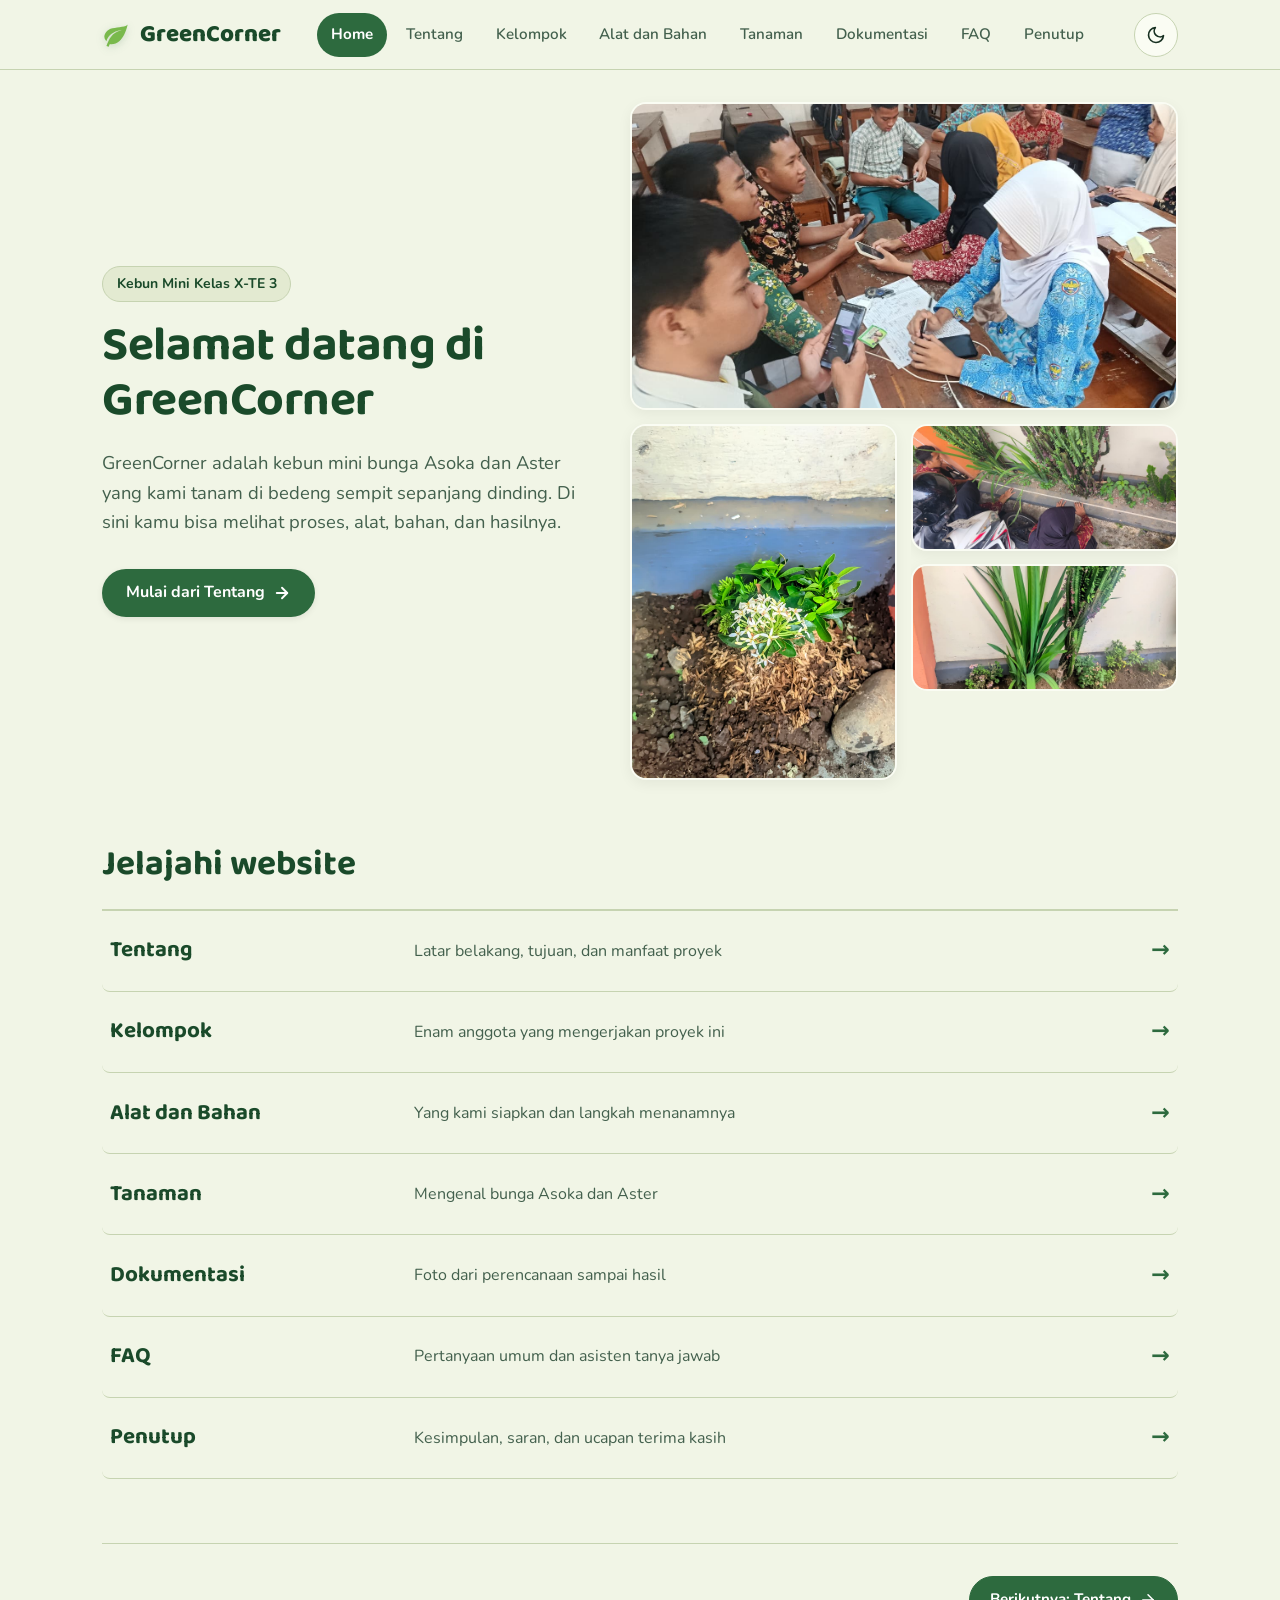
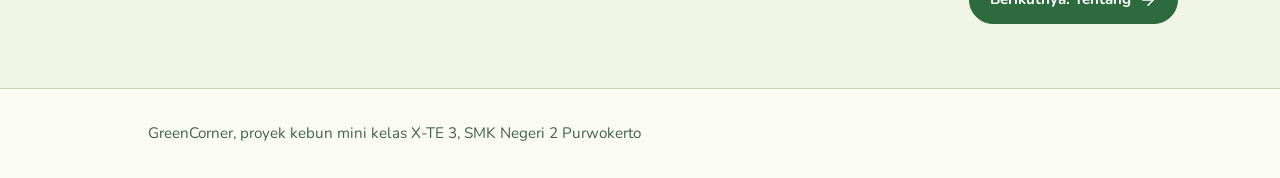
<file: home.html>
<!DOCTYPE html>
<html lang="id">
<head>
  <meta charset="utf-8">
  <meta name="viewport" content="width=device-width, initial-scale=1.0, viewport-fit=cover">
  <meta name="description" content="Selamat datang di GreenCorner - proyek kebun mini bunga Asoka dan Aster di bedeng sempit sepanjang dinding.">
  <title>Home - GreenCorner</title>

  <!-- Google Fonts: Baloo 2 & Nunito -->
  <link rel="preconnect" href="https://fonts.googleapis.com">
  <link rel="preconnect" href="https://fonts.gstatic.com" crossorigin>
  <link href="https://fonts.googleapis.com/css2?family=Baloo+2:wght@600;700;800&family=Nunito:wght@400;600;700;800&display=swap" rel="stylesheet">

  <link rel="stylesheet" href="css/style.css">
</head>
<body>
  <a href="#main-content" class="skip-link">Lewati ke konten utama</a>

  <!-- Header & Navigasi Bersama -->
  <header class="site-header" role="banner">
    <div class="container header-inner">
      <a href="home.html" class="brand" aria-label="GreenCorner Beranda">
        <svg class="brand-icon" viewBox="0 0 24 24" aria-hidden="true">
          <path d="M17 8C8 10 5.9 16.17 3.82 21.34L5.71 22l1-2.3A4.49 4.49 0 0 0 8 20C19 20 22 3 22 3c-1 2-8 2.25-13 3.25S2 11.5 2 13.5s1.75 3.75 1.75 3.75C7 8 17 8 17 8z"/>
        </svg>
        <span>GreenCorner</span>
      </a>

      <nav class="nav-desktop" aria-label="Menu Utama">
        <a href="home.html" class="nav-link" aria-current="page">Home</a>
        <a href="tentang.html" class="nav-link">Tentang</a>
        <a href="kelompok.html" class="nav-link">Kelompok</a>
        <a href="alat-bahan.html" class="nav-link">Alat dan Bahan</a>
        <a href="tanaman.html" class="nav-link">Tanaman</a>
        <a href="dokumentasi.html" class="nav-link">Dokumentasi</a>
        <a href="faq.html" class="nav-link">FAQ</a>
        <a href="penutup.html" class="nav-link">Penutup</a>
      </nav>

      <div class="header-actions">
        <button type="button" class="theme-toggle" aria-label="Beralih ke mode gelap">
          <svg width="20" height="20" viewBox="0 0 24 24" fill="none" stroke="currentColor" stroke-width="2" stroke-linecap="round" stroke-linejoin="round" aria-hidden="true"><path d="M21 12.79A9 9 0 1 1 11.21 3 7 7 0 0 0 21 12.79z"></path></svg>
        </button>

        <button type="button" class="menu-toggle" aria-label="Buka menu navigasi" aria-expanded="false" aria-controls="mobile-nav">
          <svg width="22" height="22" viewBox="0 0 24 24" fill="none" stroke="currentColor" stroke-width="2" stroke-linecap="round" stroke-linejoin="round" aria-hidden="true"><line x1="3" y1="12" x2="21" y2="12"></line><line x1="3" y1="6" x2="21" y2="6"></line><line x1="3" y1="18" x2="21" y2="18"></line></svg>
        </button>
      </div>
    </div>
  </header>

  <!-- Navigasi Mobile Drawer -->
  <div id="mobile-nav" class="mobile-nav-dialog" role="dialog" aria-modal="true" aria-label="Menu navigasi mobile">
    <div class="mobile-nav-grid">
      <a href="home.html" class="mobile-nav-link" aria-current="page">Home</a>
      <a href="tentang.html" class="mobile-nav-link">Tentang</a>
      <a href="kelompok.html" class="mobile-nav-link">Kelompok</a>
      <a href="alat-bahan.html" class="mobile-nav-link">Alat dan Bahan</a>
      <a href="tanaman.html" class="mobile-nav-link">Tanaman</a>
      <a href="dokumentasi.html" class="mobile-nav-link">Dokumentasi</a>
      <a href="faq.html" class="mobile-nav-link">FAQ</a>
      <a href="penutup.html" class="mobile-nav-link">Penutup</a>
    </div>
  </div>

  <main id="main-content" class="page-main">
    <div class="container">
      <!-- Hero Dua Kolom -->
      <section class="home-hero" aria-labelledby="home-title">
        <div>
          <span class="pill-badge" style="margin-bottom: 1rem;">Kebun Mini Kelas X-TE 3</span>
          <h1 id="home-title" style="margin-bottom: 1.25rem;">Selamat datang di GreenCorner</h1>
          <p class="lead" style="margin-bottom: 2rem;">GreenCorner adalah kebun mini bunga Asoka dan Aster yang kami tanam di bedeng sempit sepanjang dinding. Di sini kamu bisa melihat proses, alat, bahan, dan hasilnya.</p>
          <a href="tentang.html" class="btn btn-primary">
            <span>Mulai dari Tentang</span>
            <svg width="18" height="18" viewBox="0 0 24 24" fill="none" stroke="currentColor" stroke-width="2.5" stroke-linecap="round" stroke-linejoin="round" aria-hidden="true"><line x1="5" y1="12" x2="19" y2="12"></line><polyline points="12 5 19 12 12 19"></polyline></svg>
          </a>
        </div>

        <!-- Mosaik 4 Foto -->
        <div class="photo-mosaic" aria-label="Mosaik dokumentasi kebun mini">
          <div class="mosaic-item mosaic-big">
            <img src="assets/img/hasil-lebar.jpg" width="1100" height="825" loading="lazy" alt="Bedeng GreenCorner dilihat dari sisi lain dengan tanaman berjajar">
          </div>
          <div class="mosaic-item mosaic-tall">
            <img src="assets/img/asoka.jpg" width="825" height="1100" loading="lazy" alt="Bunga Asoka putih yang mekar dengan sekam di sekitarnya">
          </div>
          <div class="mosaic-item mosaic-square" style="display: flex; flex-direction: column; gap: 0.85rem; background: none; border: none; box-shadow: none;">
            <div style="border-radius: 16px; overflow: hidden; height: calc(50% - 0.425rem); border: 2px solid var(--surface); box-shadow: 0 4px 14px rgba(0,0,0,0.06);">
              <img src="assets/img/ukur-lahan.jpg" width="1100" height="825" loading="lazy" alt="Anggota kelompok mengukur panjang bedeng sebelum menanam" style="height: 100%; object-fit: cover;">
            </div>
            <div style="border-radius: 16px; overflow: hidden; height: calc(50% - 0.425rem); border: 2px solid var(--surface); box-shadow: 0 4px 14px rgba(0,0,0,0.06);">
              <img src="assets/img/hasil-dekat.jpg" width="1100" height="825" loading="lazy" alt="Bedeng berisi tanah gembur dan tanaman yang baru ditanam" style="height: 100%; object-fit: cover;">
            </div>
          </div>
        </div>
      </section>

      <!-- Jelajahi Website: Daftar Bergaris -->
      <section class="explore-section" aria-labelledby="explore-heading">
        <h2 id="explore-heading">Jelajahi website</h2>

        <div class="explore-list">
          <a href="tentang.html" class="explore-row">
            <span class="explore-name">Tentang</span>
            <span class="explore-desc">Latar belakang, tujuan, dan manfaat proyek</span>
            <span class="explore-arrow" aria-hidden="true">&rarr;</span>
          </a>

          <a href="kelompok.html" class="explore-row">
            <span class="explore-name">Kelompok</span>
            <span class="explore-desc">Enam anggota yang mengerjakan proyek ini</span>
            <span class="explore-arrow" aria-hidden="true">&rarr;</span>
          </a>

          <a href="alat-bahan.html" class="explore-row">
            <span class="explore-name">Alat dan Bahan</span>
            <span class="explore-desc">Yang kami siapkan dan langkah menanamnya</span>
            <span class="explore-arrow" aria-hidden="true">&rarr;</span>
          </a>

          <a href="tanaman.html" class="explore-row">
            <span class="explore-name">Tanaman</span>
            <span class="explore-desc">Mengenal bunga Asoka dan Aster</span>
            <span class="explore-arrow" aria-hidden="true">&rarr;</span>
          </a>

          <a href="dokumentasi.html" class="explore-row">
            <span class="explore-name">Dokumentasi</span>
            <span class="explore-desc">Foto dari perencanaan sampai hasil</span>
            <span class="explore-arrow" aria-hidden="true">&rarr;</span>
          </a>

          <a href="faq.html" class="explore-row">
            <span class="explore-name">FAQ</span>
            <span class="explore-desc">Pertanyaan umum dan asisten tanya jawab</span>
            <span class="explore-arrow" aria-hidden="true">&rarr;</span>
          </a>

          <a href="penutup.html" class="explore-row">
            <span class="explore-name">Penutup</span>
            <span class="explore-desc">Kesimpulan, saran, dan ucapan terima kasih</span>
            <span class="explore-arrow" aria-hidden="true">&rarr;</span>
          </a>
        </div>
      </section>

      <!-- Pager Navigasi Bawah -->
      <nav class="page-pager" aria-label="Navigasi Halaman">
        <a href="tentang.html" class="pager-btn next">
          <span>Berikutnya: Tentang</span>
          <svg width="18" height="18" viewBox="0 0 24 24" fill="none" stroke="currentColor" stroke-width="2" stroke-linecap="round" stroke-linejoin="round" aria-hidden="true"><line x1="5" y1="12" x2="19" y2="12"></line><polyline points="12 5 19 12 12 19"></polyline></svg>
        </a>
      </nav>
    </div>
  </main>

  <footer class="site-footer" role="contentinfo">
    <div class="container">
      <p>GreenCorner, proyek kebun mini kelas X-TE 3, SMK Negeri 2 Purwokerto</p>
    </div>
  </footer>

  <button type="button" class="back-to-top" aria-label="Kembali ke atas">
    <svg width="22" height="22" viewBox="0 0 24 24" fill="none" stroke="currentColor" stroke-width="2.5" stroke-linecap="round" stroke-linejoin="round" aria-hidden="true"><polyline points="18 15 12 9 6 15"></polyline></svg>
  </button>

  <script src="js/main.js"></script>
</body>
</html>
</file>
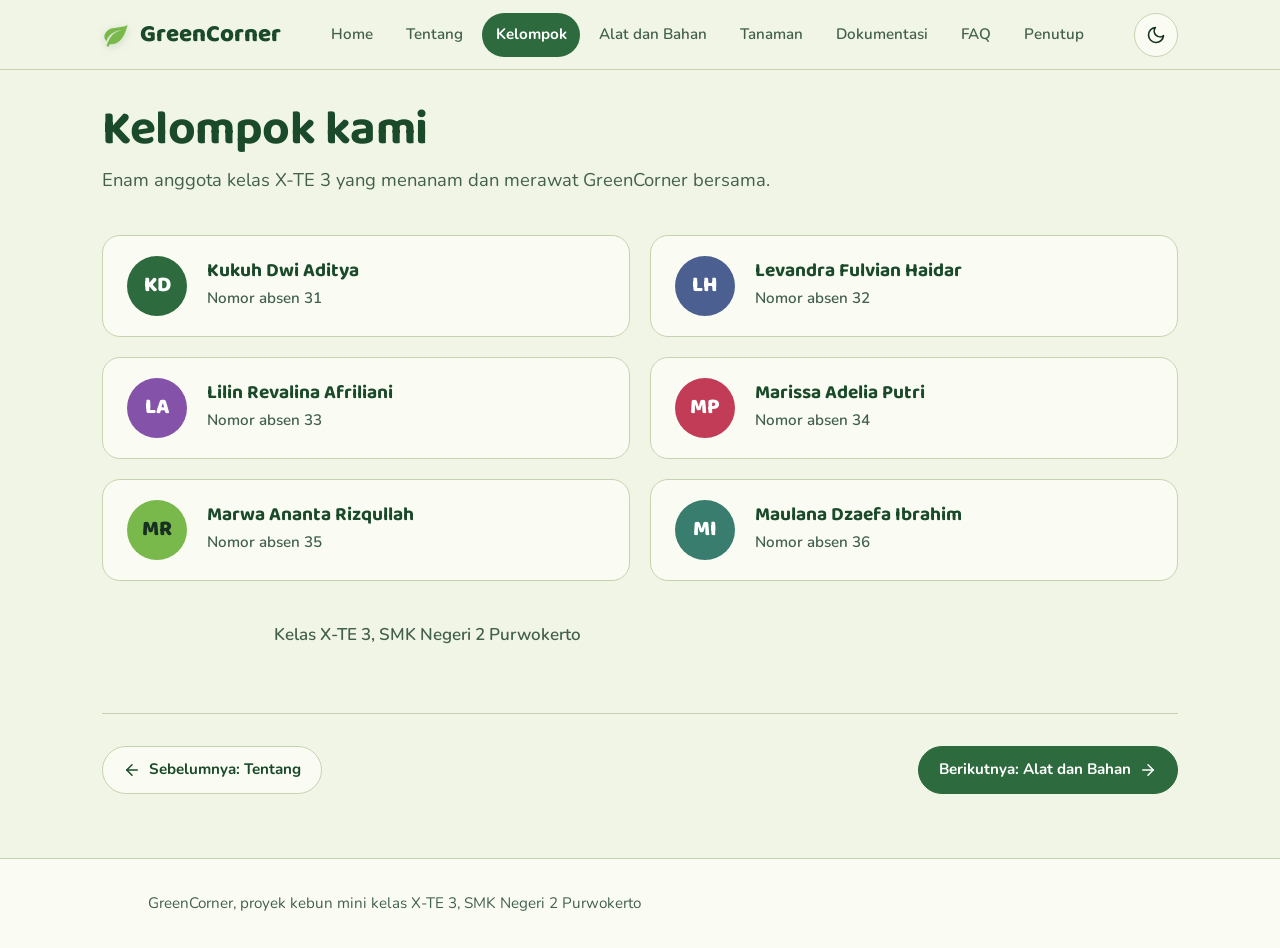
<file: kelompok.html>
<!DOCTYPE html>
<html lang="id">
<head>
  <meta charset="utf-8">
  <meta name="viewport" content="width=device-width, initial-scale=1.0, viewport-fit=cover">
  <meta name="description" content="Anggota kelompok 6 siswa kelas X-TE 3 SMK Negeri 2 Purwokerto pembuat proyek kebun mini GreenCorner.">
  <title>Kelompok Kami - GreenCorner</title>

  <!-- Google Fonts: Baloo 2 & Nunito -->
  <link rel="preconnect" href="https://fonts.googleapis.com">
  <link rel="preconnect" href="https://fonts.gstatic.com" crossorigin>
  <link href="https://fonts.googleapis.com/css2?family=Baloo+2:wght@600;700;800&family=Nunito:wght@400;600;700;800&display=swap" rel="stylesheet">

  <link rel="stylesheet" href="css/style.css">
</head>
<body>
  <a href="#main-content" class="skip-link">Lewati ke konten utama</a>

  <!-- Header & Navigasi Bersama -->
  <header class="site-header" role="banner">
    <div class="container header-inner">
      <a href="home.html" class="brand" aria-label="GreenCorner Beranda">
        <svg class="brand-icon" viewBox="0 0 24 24" aria-hidden="true">
          <path d="M17 8C8 10 5.9 16.17 3.82 21.34L5.71 22l1-2.3A4.49 4.49 0 0 0 8 20C19 20 22 3 22 3c-1 2-8 2.25-13 3.25S2 11.5 2 13.5s1.75 3.75 1.75 3.75C7 8 17 8 17 8z"/>
        </svg>
        <span>GreenCorner</span>
      </a>

      <nav class="nav-desktop" aria-label="Menu Utama">
        <a href="home.html" class="nav-link">Home</a>
        <a href="tentang.html" class="nav-link">Tentang</a>
        <a href="kelompok.html" class="nav-link" aria-current="page">Kelompok</a>
        <a href="alat-bahan.html" class="nav-link">Alat dan Bahan</a>
        <a href="tanaman.html" class="nav-link">Tanaman</a>
        <a href="dokumentasi.html" class="nav-link">Dokumentasi</a>
        <a href="faq.html" class="nav-link">FAQ</a>
        <a href="penutup.html" class="nav-link">Penutup</a>
      </nav>

      <div class="header-actions">
        <button type="button" class="theme-toggle" aria-label="Beralih ke mode gelap">
          <svg width="20" height="20" viewBox="0 0 24 24" fill="none" stroke="currentColor" stroke-width="2" stroke-linecap="round" stroke-linejoin="round" aria-hidden="true"><path d="M21 12.79A9 9 0 1 1 11.21 3 7 7 0 0 0 21 12.79z"></path></svg>
        </button>

        <button type="button" class="menu-toggle" aria-label="Buka menu navigasi" aria-expanded="false" aria-controls="mobile-nav">
          <svg width="22" height="22" viewBox="0 0 24 24" fill="none" stroke="currentColor" stroke-width="2" stroke-linecap="round" stroke-linejoin="round" aria-hidden="true"><line x1="3" y1="12" x2="21" y2="12"></line><line x1="3" y1="6" x2="21" y2="6"></line><line x1="3" y1="18" x2="21" y2="18"></line></svg>
        </button>
      </div>
    </div>
  </header>

  <!-- Navigasi Mobile Drawer -->
  <div id="mobile-nav" class="mobile-nav-dialog" role="dialog" aria-modal="true" aria-label="Menu navigasi mobile">
    <div class="mobile-nav-grid">
      <a href="home.html" class="mobile-nav-link">Home</a>
      <a href="tentang.html" class="mobile-nav-link">Tentang</a>
      <a href="kelompok.html" class="mobile-nav-link" aria-current="page">Kelompok</a>
      <a href="alat-bahan.html" class="mobile-nav-link">Alat dan Bahan</a>
      <a href="tanaman.html" class="mobile-nav-link">Tanaman</a>
      <a href="dokumentasi.html" class="mobile-nav-link">Dokumentasi</a>
      <a href="faq.html" class="mobile-nav-link">FAQ</a>
      <a href="penutup.html" class="mobile-nav-link">Penutup</a>
    </div>
  </div>

  <main id="main-content" class="page-main">
    <div class="container">
      <header style="margin-bottom: 2.5rem;">
        <h1 style="margin-bottom: 0.5rem;">Kelompok kami</h1>
        <p class="lead">Enam anggota kelas X-TE 3 yang menanam dan merawat GreenCorner bersama.</p>
      </header>

      <section class="members-grid" aria-label="Daftar Anggota Kelompok">
        <!-- Anggota 1 -->
        <article class="member-card">
          <div class="member-avatar" style="background-color: #2D6A3E;">KD</div>
          <div class="member-info">
            <h3>Kukuh Dwi Aditya</h3>
            <p>Nomor absen 31</p>
          </div>
        </article>

        <!-- Anggota 2 -->
        <article class="member-card">
          <div class="member-avatar" style="background-color: #4B5F91;">LH</div>
          <div class="member-info">
            <h3>Levandra Fulvian Haidar</h3>
            <p>Nomor absen 32</p>
          </div>
        </article>

        <!-- Anggota 3 -->
        <article class="member-card">
          <div class="member-avatar" style="background-color: #8452A8;">LA</div>
          <div class="member-info">
            <h3>Lilin Revalina Afriliani</h3>
            <p>Nomor absen 33</p>
          </div>
        </article>

        <!-- Anggota 4 -->
        <article class="member-card">
          <div class="member-avatar" style="background-color: #C23C57;">MP</div>
          <div class="member-info">
            <h3>Marissa Adelia Putri</h3>
            <p>Nomor absen 34</p>
          </div>
        </article>

        <!-- Anggota 5 -->
        <article class="member-card">
          <div class="member-avatar" style="background-color: #79B94C; color: #173021;">MR</div>
          <div class="member-info">
            <h3>Marwa Ananta Rizqullah</h3>
            <p>Nomor absen 35</p>
          </div>
        </article>

        <!-- Anggota 6 -->
        <article class="member-card">
          <div class="member-avatar" style="background-color: #387D6E;">MI</div>
          <div class="member-info">
            <h3>Maulana Dzaefa Ibrahim</h3>
            <p>Nomor absen 36</p>
          </div>
        </article>
      </section>

      <p class="class-note">Kelas X-TE 3, SMK Negeri 2 Purwokerto</p>

      <!-- Pager Navigasi Bawah -->
      <nav class="page-pager" aria-label="Navigasi Halaman">
        <a href="tentang.html" class="pager-btn prev">
          <svg width="18" height="18" viewBox="0 0 24 24" fill="none" stroke="currentColor" stroke-width="2" stroke-linecap="round" stroke-linejoin="round" aria-hidden="true"><line x1="19" y1="12" x2="5" y2="12"></line><polyline points="12 19 5 12 12 5"></polyline></svg>
          <span>Sebelumnya: Tentang</span>
        </a>
        <a href="alat-bahan.html" class="pager-btn next">
          <span>Berikutnya: Alat dan Bahan</span>
          <svg width="18" height="18" viewBox="0 0 24 24" fill="none" stroke="currentColor" stroke-width="2" stroke-linecap="round" stroke-linejoin="round" aria-hidden="true"><line x1="5" y1="12" x2="19" y2="12"></line><polyline points="12 5 19 12 12 19"></polyline></svg>
        </a>
      </nav>
    </div>
  </main>

  <footer class="site-footer" role="contentinfo">
    <div class="container">
      <p>GreenCorner, proyek kebun mini kelas X-TE 3, SMK Negeri 2 Purwokerto</p>
    </div>
  </footer>

  <button type="button" class="back-to-top" aria-label="Kembali ke atas">
    <svg width="22" height="22" viewBox="0 0 24 24" fill="none" stroke="currentColor" stroke-width="2.5" stroke-linecap="round" stroke-linejoin="round" aria-hidden="true"><polyline points="18 15 12 9 6 15"></polyline></svg>
  </button>

  <script src="js/main.js"></script>
</body>
</html>
</file>
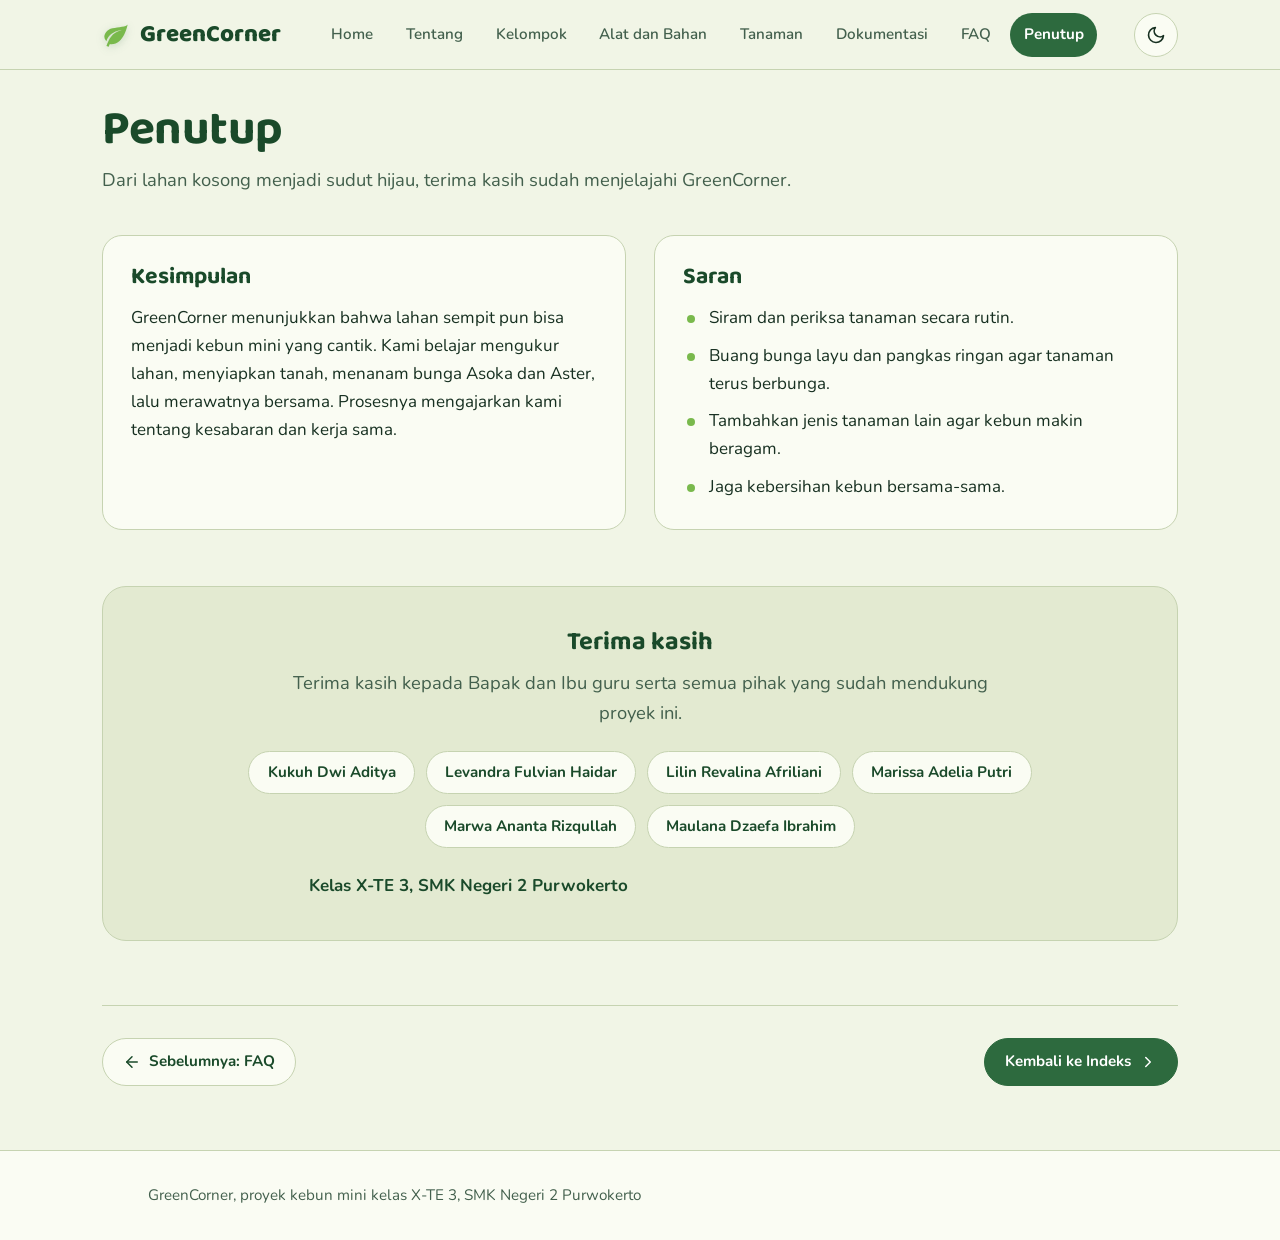
<file: penutup.html>
<!DOCTYPE html>
<html lang="id">
<head>
  <meta charset="utf-8">
  <meta name="viewport" content="width=device-width, initial-scale=1.0, viewport-fit=cover">
  <meta name="description" content="Penutup, kesimpulan, saran perawatan kebun mini, dan ucapan terima kasih dari kelompok GreenCorner SMK Negeri 2 Purwokerto.">
  <title>Penutup - GreenCorner</title>

  <!-- Google Fonts: Baloo 2 & Nunito -->
  <link rel="preconnect" href="https://fonts.googleapis.com">
  <link rel="preconnect" href="https://fonts.gstatic.com" crossorigin>
  <link href="https://fonts.googleapis.com/css2?family=Baloo+2:wght@600;700;800&family=Nunito:wght@400;600;700;800&display=swap" rel="stylesheet">

  <link rel="stylesheet" href="css/style.css">
</head>
<body>
  <a href="#main-content" class="skip-link">Lewati ke konten utama</a>

  <!-- Header & Navigasi Bersama -->
  <header class="site-header" role="banner">
    <div class="container header-inner">
      <a href="home.html" class="brand" aria-label="GreenCorner Beranda">
        <svg class="brand-icon" viewBox="0 0 24 24" aria-hidden="true">
          <path d="M17 8C8 10 5.9 16.17 3.82 21.34L5.71 22l1-2.3A4.49 4.49 0 0 0 8 20C19 20 22 3 22 3c-1 2-8 2.25-13 3.25S2 11.5 2 13.5s1.75 3.75 1.75 3.75C7 8 17 8 17 8z"/>
        </svg>
        <span>GreenCorner</span>
      </a>

      <nav class="nav-desktop" aria-label="Menu Utama">
        <a href="home.html" class="nav-link">Home</a>
        <a href="tentang.html" class="nav-link">Tentang</a>
        <a href="kelompok.html" class="nav-link">Kelompok</a>
        <a href="alat-bahan.html" class="nav-link">Alat dan Bahan</a>
        <a href="tanaman.html" class="nav-link">Tanaman</a>
        <a href="dokumentasi.html" class="nav-link">Dokumentasi</a>
        <a href="faq.html" class="nav-link">FAQ</a>
        <a href="penutup.html" class="nav-link" aria-current="page">Penutup</a>
      </nav>

      <div class="header-actions">
        <button type="button" class="theme-toggle" aria-label="Beralih ke mode gelap">
          <svg width="20" height="20" viewBox="0 0 24 24" fill="none" stroke="currentColor" stroke-width="2" stroke-linecap="round" stroke-linejoin="round" aria-hidden="true"><path d="M21 12.79A9 9 0 1 1 11.21 3 7 7 0 0 0 21 12.79z"></path></svg>
        </button>

        <button type="button" class="menu-toggle" aria-label="Buka menu navigasi" aria-expanded="false" aria-controls="mobile-nav">
          <svg width="22" height="22" viewBox="0 0 24 24" fill="none" stroke="currentColor" stroke-width="2" stroke-linecap="round" stroke-linejoin="round" aria-hidden="true"><line x1="3" y1="12" x2="21" y2="12"></line><line x1="3" y1="6" x2="21" y2="6"></line><line x1="3" y1="18" x2="21" y2="18"></line></svg>
        </button>
      </div>
    </div>
  </header>

  <!-- Navigasi Mobile Drawer -->
  <div id="mobile-nav" class="mobile-nav-dialog" role="dialog" aria-modal="true" aria-label="Menu navigasi mobile">
    <div class="mobile-nav-grid">
      <a href="home.html" class="mobile-nav-link">Home</a>
      <a href="tentang.html" class="mobile-nav-link">Tentang</a>
      <a href="kelompok.html" class="mobile-nav-link">Kelompok</a>
      <a href="alat-bahan.html" class="mobile-nav-link">Alat dan Bahan</a>
      <a href="tanaman.html" class="mobile-nav-link">Tanaman</a>
      <a href="dokumentasi.html" class="mobile-nav-link">Dokumentasi</a>
      <a href="faq.html" class="mobile-nav-link">FAQ</a>
      <a href="penutup.html" class="mobile-nav-link" aria-current="page">Penutup</a>
    </div>
  </div>

  <main id="main-content" class="page-main">
    <div class="container">
      <header style="margin-bottom: 2.5rem;">
        <h1 style="margin-bottom: 0.5rem;">Penutup</h1>
        <p class="lead">Dari lahan kosong menjadi sudut hijau, terima kasih sudah menjelajahi GreenCorner.</p>
      </header>

      <!-- Kesimpulan & Saran Berdampingan -->
      <section class="conclusion-grid" aria-label="Kesimpulan dan Saran">
        <article class="conclusion-card">
          <h2 style="font-size: 1.45rem; margin-bottom: 0.85rem;">Kesimpulan</h2>
          <p>GreenCorner menunjukkan bahwa lahan sempit pun bisa menjadi kebun mini yang cantik. Kami belajar mengukur lahan, menyiapkan tanah, menanam bunga Asoka dan Aster, lalu merawatnya bersama. Prosesnya mengajarkan kami tentang kesabaran dan kerja sama.</p>
        </article>

        <article class="conclusion-card">
          <h2 style="font-size: 1.45rem; margin-bottom: 0.85rem;">Saran</h2>
          <ul class="bullet-list">
            <li>Siram dan periksa tanaman secara rutin.</li>
            <li>Buang bunga layu dan pangkas ringan agar tanaman terus berbunga.</li>
            <li>Tambahkan jenis tanaman lain agar kebun makin beragam.</li>
            <li>Jaga kebersihan kebun bersama-sama.</li>
          </ul>
        </article>
      </section>

      <!-- Blok Ucapan Terima Kasih & Nama Anggota sebagai Pil -->
      <section class="thanks-block" aria-labelledby="thanks-heading">
        <h2 id="thanks-heading" style="font-size: 1.6rem; margin-bottom: 0.75rem;">Terima kasih</h2>
        <p class="lead" style="max-width: 65ch; margin: 0 auto;">Terima kasih kepada Bapak dan Ibu guru serta semua pihak yang sudah mendukung proyek ini.</p>

        <div class="thanks-pills" aria-label="Nama-nama Anggota Kelompok">
          <span class="thanks-pill">Kukuh Dwi Aditya</span>
          <span class="thanks-pill">Levandra Fulvian Haidar</span>
          <span class="thanks-pill">Lilin Revalina Afriliani</span>
          <span class="thanks-pill">Marissa Adelia Putri</span>
          <span class="thanks-pill">Marwa Ananta Rizqullah</span>
          <span class="thanks-pill">Maulana Dzaefa Ibrahim</span>
        </div>

        <p style="font-weight: 700; color: var(--head);">Kelas X-TE 3, SMK Negeri 2 Purwokerto</p>
      </section>

      <!-- Pager Navigasi Bawah -->
      <nav class="page-pager" aria-label="Navigasi Halaman">
        <a href="faq.html" class="pager-btn prev">
          <svg width="18" height="18" viewBox="0 0 24 24" fill="none" stroke="currentColor" stroke-width="2" stroke-linecap="round" stroke-linejoin="round" aria-hidden="true"><line x1="19" y1="12" x2="5" y2="12"></line><polyline points="12 19 5 12 12 5"></polyline></svg>
          <span>Sebelumnya: FAQ</span>
        </a>
        <a href="index.html" class="pager-btn next">
          <span>Kembali ke Indeks</span>
          <svg width="18" height="18" viewBox="0 0 24 24" fill="none" stroke="currentColor" stroke-width="2" stroke-linecap="round" stroke-linejoin="round" aria-hidden="true"><polyline points="9 18 15 12 9 6"></polyline></svg>
        </a>
      </nav>
    </div>
  </main>

  <footer class="site-footer" role="contentinfo">
    <div class="container">
      <p>GreenCorner, proyek kebun mini kelas X-TE 3, SMK Negeri 2 Purwokerto</p>
    </div>
  </footer>

  <button type="button" class="back-to-top" aria-label="Kembali ke atas">
    <svg width="22" height="22" viewBox="0 0 24 24" fill="none" stroke="currentColor" stroke-width="2.5" stroke-linecap="round" stroke-linejoin="round" aria-hidden="true"><polyline points="18 15 12 9 6 15"></polyline></svg>
  </button>

  <script src="js/main.js"></script>
</body>
</html>
</file>
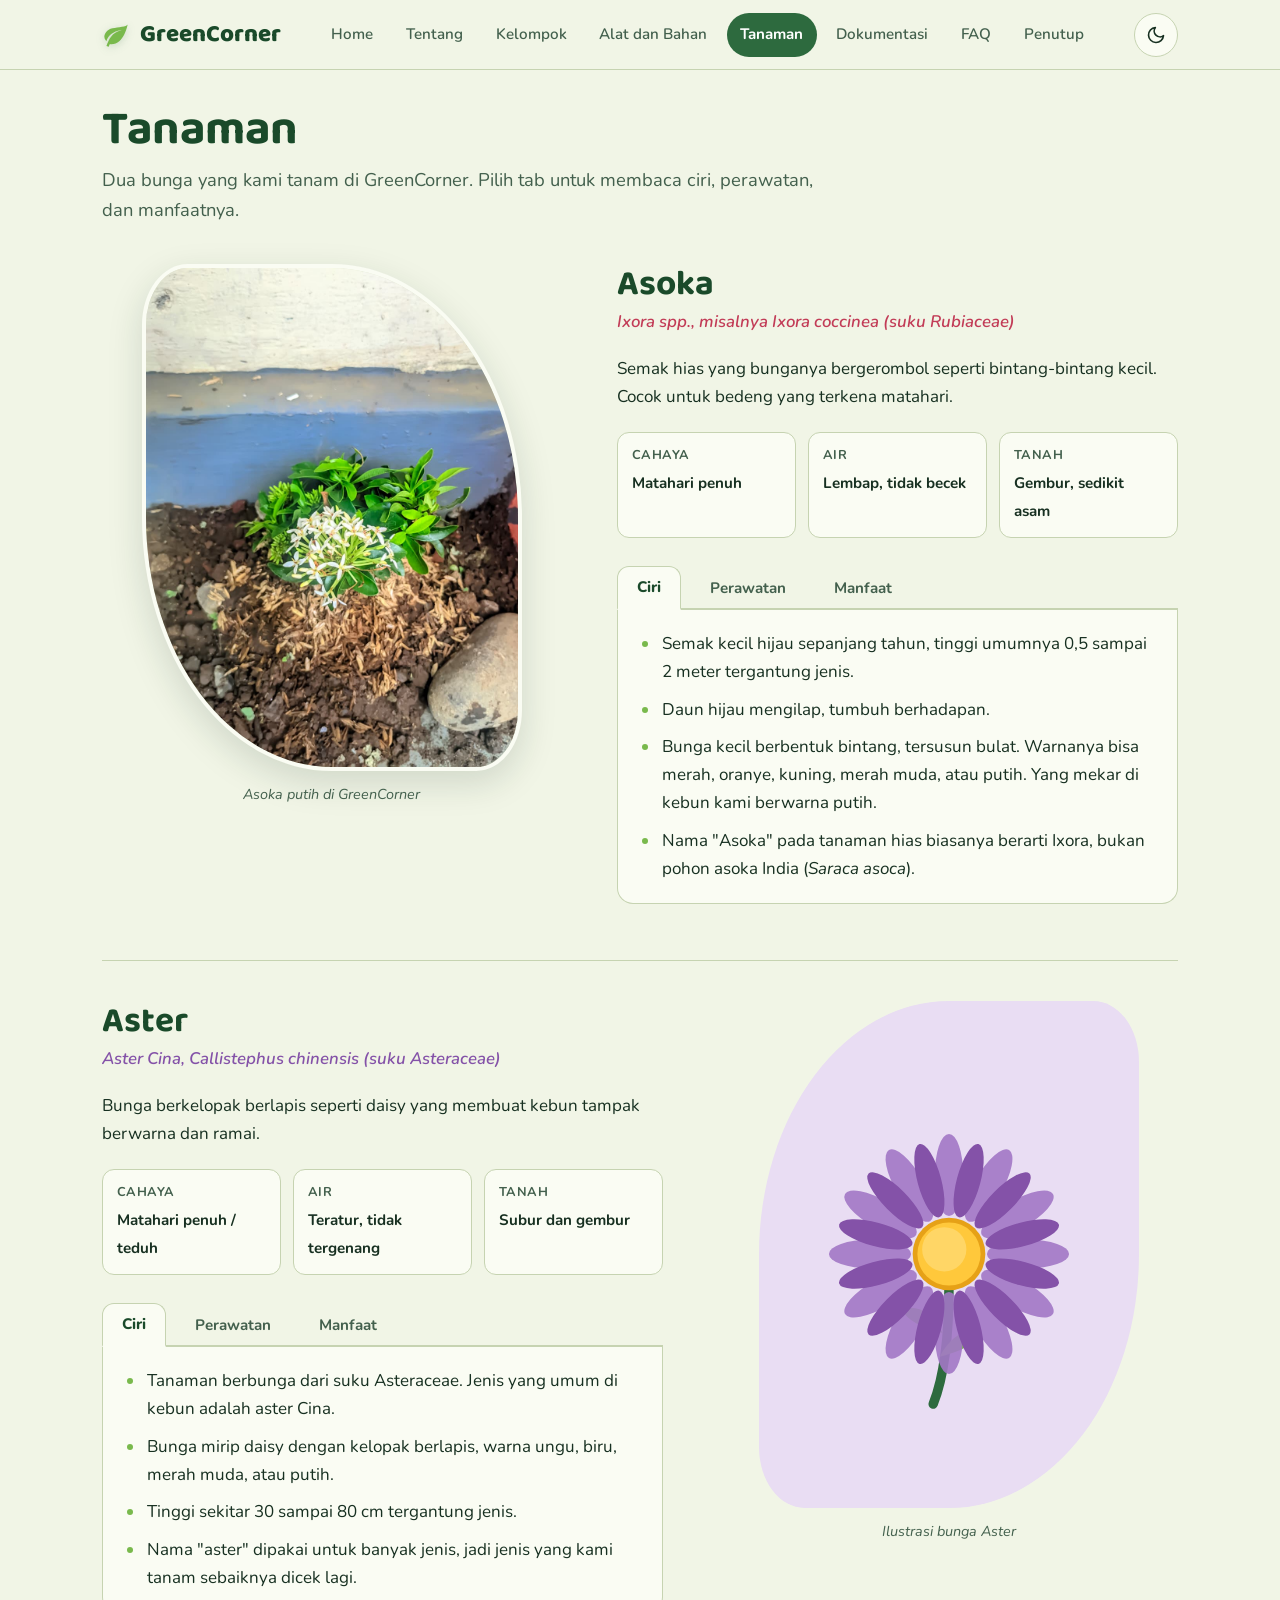
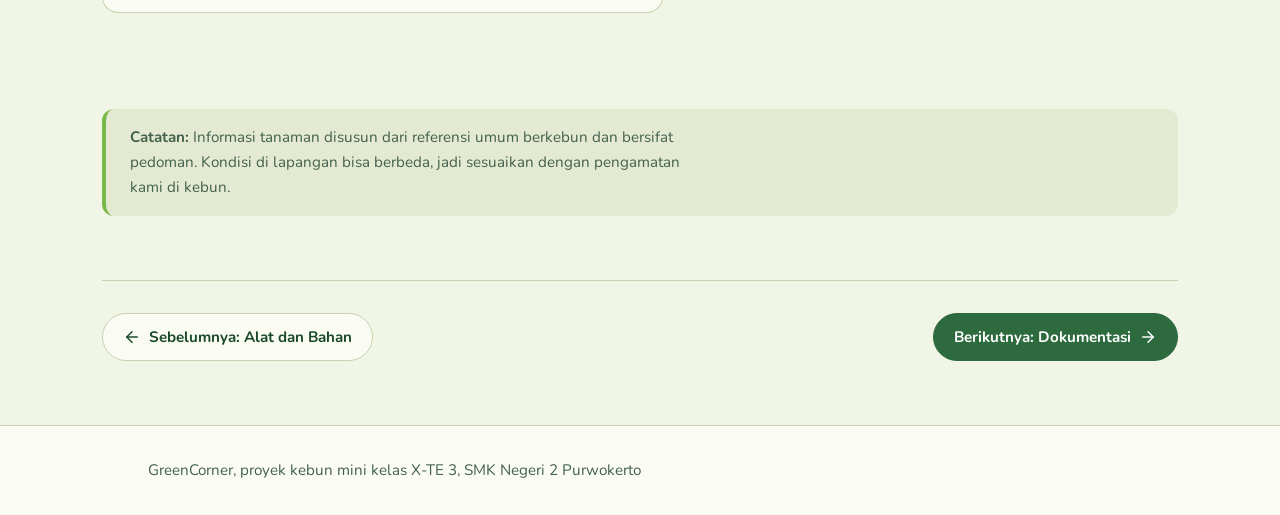
<file: tanaman.html>
<!DOCTYPE html>
<html lang="id">
<head>
  <meta charset="utf-8">
  <meta name="viewport" content="width=device-width, initial-scale=1.0, viewport-fit=cover">
  <meta name="description" content="Informasi tanaman bunga Asoka dan Aster di kebun mini GreenCorner: ciri-ciri, panduan perawatan, dan manfaat.">
  <title>Tanaman - GreenCorner</title>

  <!-- Google Fonts: Baloo 2 & Nunito -->
  <link rel="preconnect" href="https://fonts.googleapis.com">
  <link rel="preconnect" href="https://fonts.gstatic.com" crossorigin>
  <link href="https://fonts.googleapis.com/css2?family=Baloo+2:wght@600;700;800&family=Nunito:wght@400;600;700;800&display=swap" rel="stylesheet">

  <link rel="stylesheet" href="css/style.css">
</head>
<body>
  <a href="#main-content" class="skip-link">Lewati ke konten utama</a>

  <!-- Header & Navigasi Bersama -->
  <header class="site-header" role="banner">
    <div class="container header-inner">
      <a href="home.html" class="brand" aria-label="GreenCorner Beranda">
        <svg class="brand-icon" viewBox="0 0 24 24" aria-hidden="true">
          <path d="M17 8C8 10 5.9 16.17 3.82 21.34L5.71 22l1-2.3A4.49 4.49 0 0 0 8 20C19 20 22 3 22 3c-1 2-8 2.25-13 3.25S2 11.5 2 13.5s1.75 3.75 1.75 3.75C7 8 17 8 17 8z"/>
        </svg>
        <span>GreenCorner</span>
      </a>

      <nav class="nav-desktop" aria-label="Menu Utama">
        <a href="home.html" class="nav-link">Home</a>
        <a href="tentang.html" class="nav-link">Tentang</a>
        <a href="kelompok.html" class="nav-link">Kelompok</a>
        <a href="alat-bahan.html" class="nav-link">Alat dan Bahan</a>
        <a href="tanaman.html" class="nav-link" aria-current="page">Tanaman</a>
        <a href="dokumentasi.html" class="nav-link">Dokumentasi</a>
        <a href="faq.html" class="nav-link">FAQ</a>
        <a href="penutup.html" class="nav-link">Penutup</a>
      </nav>

      <div class="header-actions">
        <button type="button" class="theme-toggle" aria-label="Beralih ke mode gelap">
          <svg width="20" height="20" viewBox="0 0 24 24" fill="none" stroke="currentColor" stroke-width="2" stroke-linecap="round" stroke-linejoin="round" aria-hidden="true"><path d="M21 12.79A9 9 0 1 1 11.21 3 7 7 0 0 0 21 12.79z"></path></svg>
        </button>

        <button type="button" class="menu-toggle" aria-label="Buka menu navigasi" aria-expanded="false" aria-controls="mobile-nav">
          <svg width="22" height="22" viewBox="0 0 24 24" fill="none" stroke="currentColor" stroke-width="2" stroke-linecap="round" stroke-linejoin="round" aria-hidden="true"><line x1="3" y1="12" x2="21" y2="12"></line><line x1="3" y1="6" x2="21" y2="6"></line><line x1="3" y1="18" x2="21" y2="18"></line></svg>
        </button>
      </div>
    </div>
  </header>

  <!-- Navigasi Mobile Drawer -->
  <div id="mobile-nav" class="mobile-nav-dialog" role="dialog" aria-modal="true" aria-label="Menu navigasi mobile">
    <div class="mobile-nav-grid">
      <a href="home.html" class="mobile-nav-link">Home</a>
      <a href="tentang.html" class="mobile-nav-link">Tentang</a>
      <a href="kelompok.html" class="mobile-nav-link">Kelompok</a>
      <a href="alat-bahan.html" class="mobile-nav-link">Alat dan Bahan</a>
      <a href="tanaman.html" class="mobile-nav-link" aria-current="page">Tanaman</a>
      <a href="dokumentasi.html" class="mobile-nav-link">Dokumentasi</a>
      <a href="faq.html" class="mobile-nav-link">FAQ</a>
      <a href="penutup.html" class="mobile-nav-link">Penutup</a>
    </div>
  </div>

  <main id="main-content" class="page-main">
    <div class="container">
      <header style="margin-bottom: 2rem;">
        <h1 style="margin-bottom: 0.5rem;">Tanaman</h1>
        <p class="lead">Dua bunga yang kami tanam di GreenCorner. Pilih tab untuk membaca ciri, perawatan, dan manfaatnya.</p>
      </header>

      <!-- 1. BAGIAN ASOKA -->
      <section class="plant-section" aria-labelledby="asoka-heading">
        <div class="plant-visual-col">
          <div class="leaf-frame plant-frame">
            <img src="assets/img/asoka.jpg" width="825" height="1100" loading="lazy" alt="Bunga Asoka putih yang mekar dengan sekam di sekitarnya">
          </div>
          <p class="plant-caption">Asoka putih di GreenCorner</p>
        </div>

        <div class="plant-info-col">
          <div class="plant-header asoka-accent">
            <h2 id="asoka-heading">Asoka</h2>
            <span class="sci-name">Ixora spp., misalnya Ixora coccinea (suku Rubiaceae)</span>
          </div>

          <p>Semak hias yang bunganya bergerombol seperti bintang-bintang kecil. Cocok untuk bedeng yang terkena matahari.</p>

          <div class="fast-facts">
            <div class="fact-item">
              <strong>Cahaya</strong>
              <span>Matahari penuh</span>
            </div>
            <div class="fact-item">
              <strong>Air</strong>
              <span>Lembap, tidak becek</span>
            </div>
            <div class="fact-item">
              <strong>Tanah</strong>
              <span>Gembur, sedikit asam</span>
            </div>
          </div>

          <!-- Tabs Asoka -->
          <div class="plant-tabs">
            <div class="tab-list" role="tablist" aria-label="Informasi Tanaman Asoka">
              <button type="button" role="tab" class="tab-btn" id="tab-asoka-ciri" aria-selected="true" aria-controls="panel-asoka-ciri" tabindex="0">Ciri</button>
              <button type="button" role="tab" class="tab-btn" id="tab-asoka-rawat" aria-selected="false" aria-controls="panel-asoka-rawat" tabindex="-1">Perawatan</button>
              <button type="button" role="tab" class="tab-btn" id="tab-asoka-manfaat" aria-selected="false" aria-controls="panel-asoka-manfaat" tabindex="-1">Manfaat</button>
            </div>

            <div id="panel-asoka-ciri" class="tab-panel" role="tabpanel" aria-labelledby="tab-asoka-ciri">
              <ul>
                <li>Semak kecil hijau sepanjang tahun, tinggi umumnya 0,5 sampai 2 meter tergantung jenis.</li>
                <li>Daun hijau mengilap, tumbuh berhadapan.</li>
                <li>Bunga kecil berbentuk bintang, tersusun bulat. Warnanya bisa merah, oranye, kuning, merah muda, atau putih. Yang mekar di kebun kami berwarna putih.</li>
                <li>Nama "Asoka" pada tanaman hias biasanya berarti Ixora, bukan pohon asoka India (<em>Saraca asoca</em>).</li>
              </ul>
            </div>

            <div id="panel-asoka-rawat" class="tab-panel" role="tabpanel" aria-labelledby="tab-asoka-rawat" hidden>
              <ul>
                <li>Cahaya: matahari penuh, kira-kira 4 sampai 6 jam sehari.</li>
                <li>Air: siram saat permukaan tanah mulai kering, jangan sampai tergenang.</li>
                <li>Tanah: gembur, kaya bahan organik, pH sekitar 5,5 sampai 6,5.</li>
                <li>Pupuk: kompos atau pupuk organik setiap 1 sampai 2 bulan.</li>
                <li>Pangkas ringan setelah bunga layu agar muncul bunga baru.</li>
                <li>Waspadai kutu putih dan kutu daun.</li>
              </ul>
            </div>

            <div id="panel-asoka-manfaat" class="tab-panel" role="tabpanel" aria-labelledby="tab-asoka-manfaat" hidden>
              <ul>
                <li>Tanaman hias untuk bedeng dan pagar karena bunganya awet dan berwarna cerah.</li>
                <li>Menarik kupu-kupu dan lebah ke kebun.</li>
                <li>Perawatannya relatif mudah, cocok untuk pemula.</li>
              </ul>
            </div>
          </div>
        </div>
      </section>

      <!-- 2. BAGIAN ASTER (SELANG-SELING & ILUSTRASI SVG) -->
      <section class="plant-section reverse" aria-labelledby="aster-heading">
        <div class="plant-visual-col">
          <div class="leaf-frame-alt plant-frame aster-frame">
            <!-- Ilustrasi SVG Bunga Aster Ungu Dua Lapis Kelopak Lonjong & Pusat Kuning -->
            <svg viewBox="0 0 200 200" width="100%" height="100%" aria-hidden="true">
              <!-- Tangkai & Daun -->
              <path d="M100 120 Q100 170 90 195" fill="none" stroke="#2D6A3E" stroke-width="6" stroke-linecap="round"/>
              <path d="M96 150 Q75 145 70 135 Q85 130 96 150" fill="#79B94C"/>
              <path d="M94 165 Q115 160 120 150 Q105 145 94 165" fill="#79B94C"/>

              <!-- Kelopak Lapis 1 (Bawah) -->
              <g fill="#A378C6" opacity="0.9">
                <ellipse cx="100" cy="50" rx="9" ry="26" transform="rotate(0 100 100)"/>
                <ellipse cx="100" cy="50" rx="9" ry="26" transform="rotate(30 100 100)"/>
                <ellipse cx="100" cy="50" rx="9" ry="26" transform="rotate(60 100 100)"/>
                <ellipse cx="100" cy="50" rx="9" ry="26" transform="rotate(90 100 100)"/>
                <ellipse cx="100" cy="50" rx="9" ry="26" transform="rotate(120 100 100)"/>
                <ellipse cx="100" cy="50" rx="9" ry="26" transform="rotate(150 100 100)"/>
                <ellipse cx="100" cy="50" rx="9" ry="26" transform="rotate(180 100 100)"/>
                <ellipse cx="100" cy="50" rx="9" ry="26" transform="rotate(210 100 100)"/>
                <ellipse cx="100" cy="50" rx="9" ry="26" transform="rotate(240 100 100)"/>
                <ellipse cx="100" cy="50" rx="9" ry="26" transform="rotate(270 100 100)"/>
                <ellipse cx="100" cy="50" rx="9" ry="26" transform="rotate(300 100 100)"/>
                <ellipse cx="100" cy="50" rx="9" ry="26" transform="rotate(330 100 100)"/>
              </g>

              <!-- Kelopak Lapis 2 (Atas) -->
              <g fill="#8452A8">
                <ellipse cx="100" cy="52" rx="7.5" ry="24" transform="rotate(15 100 100)"/>
                <ellipse cx="100" cy="52" rx="7.5" ry="24" transform="rotate(45 100 100)"/>
                <ellipse cx="100" cy="52" rx="7.5" ry="24" transform="rotate(75 100 100)"/>
                <ellipse cx="100" cy="52" rx="7.5" ry="24" transform="rotate(105 100 100)"/>
                <ellipse cx="100" cy="52" rx="7.5" ry="24" transform="rotate(135 100 100)"/>
                <ellipse cx="100" cy="52" rx="7.5" ry="24" transform="rotate(165 100 100)"/>
                <ellipse cx="100" cy="52" rx="7.5" ry="24" transform="rotate(195 100 100)"/>
                <ellipse cx="100" cy="52" rx="7.5" ry="24" transform="rotate(225 100 100)"/>
                <ellipse cx="100" cy="52" rx="7.5" ry="24" transform="rotate(255 100 100)"/>
                <ellipse cx="100" cy="52" rx="7.5" ry="24" transform="rotate(285 100 100)"/>
                <ellipse cx="100" cy="52" rx="7.5" ry="24" transform="rotate(315 100 100)"/>
                <ellipse cx="100" cy="52" rx="7.5" ry="24" transform="rotate(345 100 100)"/>
              </g>

              <!-- Pusat Kuning Emas -->
              <circle cx="100" cy="100" r="23" fill="#E6A117"/>
              <circle cx="100" cy="100" r="20" fill="#FFC83B"/>
              <circle cx="97" cy="97" r="14" fill="#FFE082" opacity="0.6"/>
            </svg>
          </div>
          <p class="plant-caption">Ilustrasi bunga Aster</p>
        </div>

        <div class="plant-info-col">
          <div class="plant-header aster-accent">
            <h2 id="aster-heading">Aster</h2>
            <span class="sci-name">Aster Cina, Callistephus chinensis (suku Asteraceae)</span>
          </div>

          <p>Bunga berkelopak berlapis seperti daisy yang membuat kebun tampak berwarna dan ramai.</p>

          <div class="fast-facts">
            <div class="fact-item">
              <strong>Cahaya</strong>
              <span>Matahari penuh / teduh</span>
            </div>
            <div class="fact-item">
              <strong>Air</strong>
              <span>Teratur, tidak tergenang</span>
            </div>
            <div class="fact-item">
              <strong>Tanah</strong>
              <span>Subur dan gembur</span>
            </div>
          </div>

          <!-- Tabs Aster -->
          <div class="plant-tabs">
            <div class="tab-list" role="tablist" aria-label="Informasi Tanaman Aster">
              <button type="button" role="tab" class="tab-btn" id="tab-aster-ciri" aria-selected="true" aria-controls="panel-aster-ciri" tabindex="0">Ciri</button>
              <button type="button" role="tab" class="tab-btn" id="tab-aster-rawat" aria-selected="false" aria-controls="panel-aster-rawat" tabindex="-1">Perawatan</button>
              <button type="button" role="tab" class="tab-btn" id="tab-aster-manfaat" aria-selected="false" aria-controls="panel-aster-manfaat" tabindex="-1">Manfaat</button>
            </div>

            <div id="panel-aster-ciri" class="tab-panel" role="tabpanel" aria-labelledby="tab-aster-ciri">
              <ul>
                <li>Tanaman berbunga dari suku Asteraceae. Jenis yang umum di kebun adalah aster Cina.</li>
                <li>Bunga mirip daisy dengan kelopak berlapis, warna ungu, biru, merah muda, atau putih.</li>
                <li>Tinggi sekitar 30 sampai 80 cm tergantung jenis.</li>
                <li>Nama "aster" dipakai untuk banyak jenis, jadi jenis yang kami tanam sebaiknya dicek lagi.</li>
              </ul>
            </div>

            <div id="panel-aster-rawat" class="tab-panel" role="tabpanel" aria-labelledby="tab-aster-rawat" hidden>
              <ul>
                <li>Cahaya: matahari penuh atau teduh sebagian, sekitar 5 sampai 6 jam sehari.</li>
                <li>Air: siram teratur ke pangkal tanaman, hindari membasahi bunga dan daun.</li>
                <li>Tanah: subur, gembur, drainase baik, pH sekitar 6 sampai 7.</li>
                <li>Pupuk: kompos setiap 3 sampai 4 minggu selama masa tumbuh.</li>
                <li>Buang bunga layu agar muncul kuncup baru.</li>
                <li>Waspadai kutu daun dan embun tepung (bercak putih di daun).</li>
              </ul>
            </div>

            <div id="panel-aster-manfaat" class="tab-panel" role="tabpanel" aria-labelledby="tab-aster-manfaat" hidden>
              <ul>
                <li>Tanaman hias yang membuat kebun berwarna.</li>
                <li>Bunganya bisa dipotong untuk hiasan vas.</li>
                <li>Menarik lebah dan kupu-kupu.</li>
              </ul>
            </div>
          </div>
        </div>
      </section>

      <!-- Catatan di Bawah Kedua Bagian -->
      <aside class="plant-general-note">
        <p><strong>Catatan:</strong> Informasi tanaman disusun dari referensi umum berkebun dan bersifat pedoman. Kondisi di lapangan bisa berbeda, jadi sesuaikan dengan pengamatan kami di kebun.</p>
      </aside>

      <!-- Pager Navigasi Bawah -->
      <nav class="page-pager" aria-label="Navigasi Halaman">
        <a href="alat-bahan.html" class="pager-btn prev">
          <svg width="18" height="18" viewBox="0 0 24 24" fill="none" stroke="currentColor" stroke-width="2" stroke-linecap="round" stroke-linejoin="round" aria-hidden="true"><line x1="19" y1="12" x2="5" y2="12"></line><polyline points="12 19 5 12 12 5"></polyline></svg>
          <span>Sebelumnya: Alat dan Bahan</span>
        </a>
        <a href="dokumentasi.html" class="pager-btn next">
          <span>Berikutnya: Dokumentasi</span>
          <svg width="18" height="18" viewBox="0 0 24 24" fill="none" stroke="currentColor" stroke-width="2" stroke-linecap="round" stroke-linejoin="round" aria-hidden="true"><line x1="5" y1="12" x2="19" y2="12"></line><polyline points="12 5 19 12 12 19"></polyline></svg>
        </a>
      </nav>
    </div>
  </main>

  <footer class="site-footer" role="contentinfo">
    <div class="container">
      <p>GreenCorner, proyek kebun mini kelas X-TE 3, SMK Negeri 2 Purwokerto</p>
    </div>
  </footer>

  <button type="button" class="back-to-top" aria-label="Kembali ke atas">
    <svg width="22" height="22" viewBox="0 0 24 24" fill="none" stroke="currentColor" stroke-width="2.5" stroke-linecap="round" stroke-linejoin="round" aria-hidden="true"><polyline points="18 15 12 9 6 15"></polyline></svg>
  </button>

  <script src="js/main.js"></script>
</body>
</html>
</file>
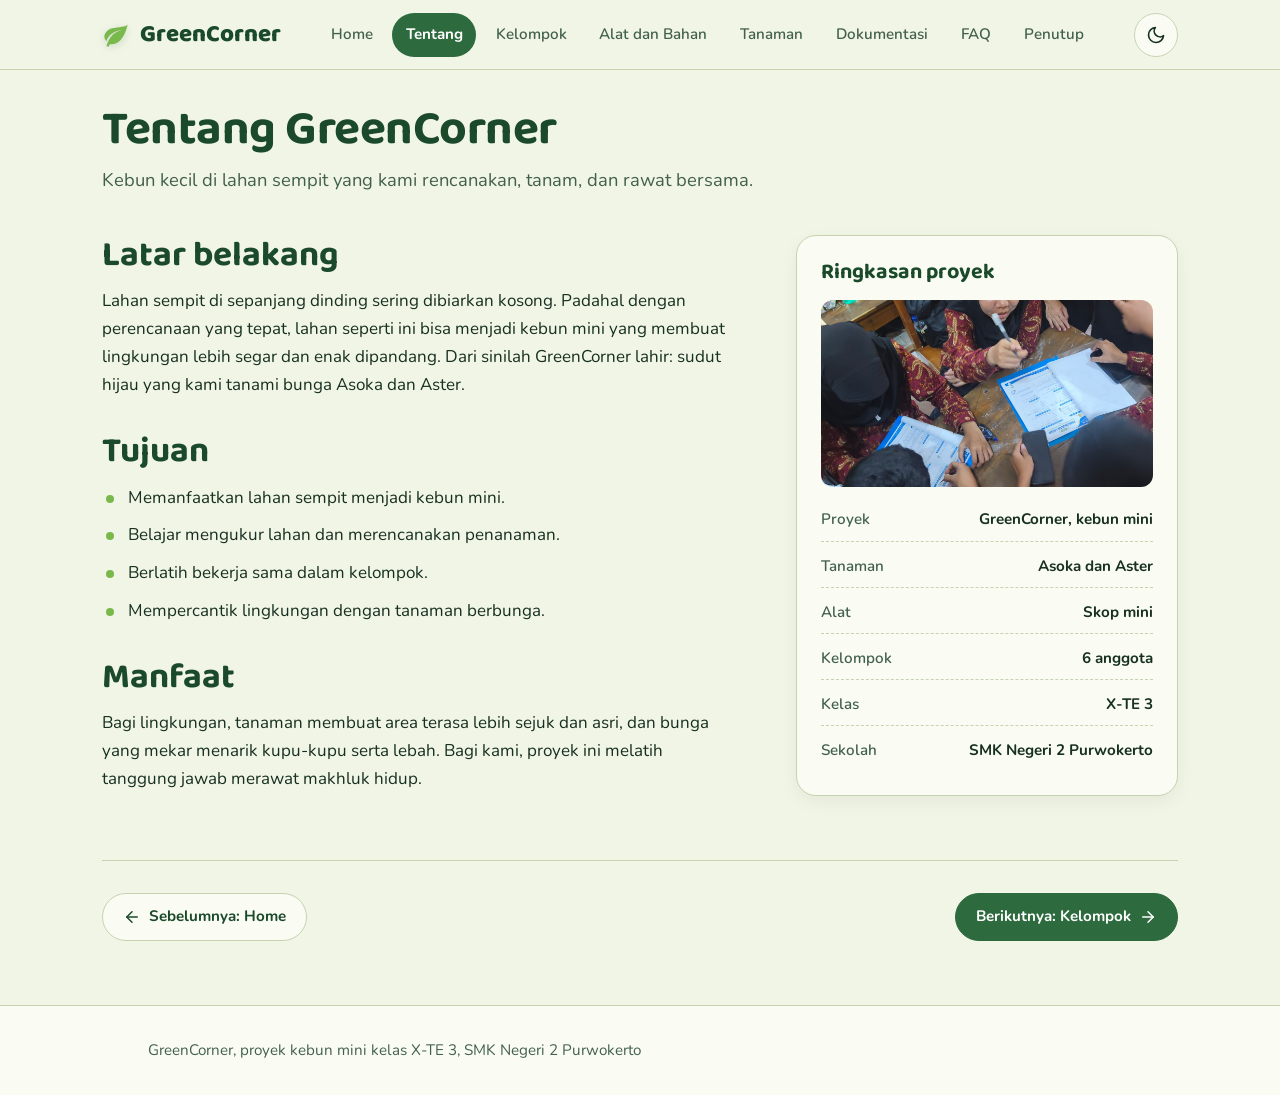
<file: tentang.html>
<!DOCTYPE html>
<html lang="id">
<head>
  <meta charset="utf-8">
  <meta name="viewport" content="width=device-width, initial-scale=1.0, viewport-fit=cover">
  <meta name="description" content="Tentang GreenCorner - Latar belakang, tujuan, dan manfaat pembuatan kebun mini di SMK Negeri 2 Purwokerto.">
  <title>Tentang GreenCorner - Kebun Mini</title>

  <!-- Google Fonts: Baloo 2 & Nunito -->
  <link rel="preconnect" href="https://fonts.googleapis.com">
  <link rel="preconnect" href="https://fonts.gstatic.com" crossorigin>
  <link href="https://fonts.googleapis.com/css2?family=Baloo+2:wght@600;700;800&family=Nunito:wght@400;600;700;800&display=swap" rel="stylesheet">

  <link rel="stylesheet" href="css/style.css">
</head>
<body>
  <a href="#main-content" class="skip-link">Lewati ke konten utama</a>

  <!-- Header & Navigasi Bersama -->
  <header class="site-header" role="banner">
    <div class="container header-inner">
      <a href="home.html" class="brand" aria-label="GreenCorner Beranda">
        <svg class="brand-icon" viewBox="0 0 24 24" aria-hidden="true">
          <path d="M17 8C8 10 5.9 16.17 3.82 21.34L5.71 22l1-2.3A4.49 4.49 0 0 0 8 20C19 20 22 3 22 3c-1 2-8 2.25-13 3.25S2 11.5 2 13.5s1.75 3.75 1.75 3.75C7 8 17 8 17 8z"/>
        </svg>
        <span>GreenCorner</span>
      </a>

      <nav class="nav-desktop" aria-label="Menu Utama">
        <a href="home.html" class="nav-link">Home</a>
        <a href="tentang.html" class="nav-link" aria-current="page">Tentang</a>
        <a href="kelompok.html" class="nav-link">Kelompok</a>
        <a href="alat-bahan.html" class="nav-link">Alat dan Bahan</a>
        <a href="tanaman.html" class="nav-link">Tanaman</a>
        <a href="dokumentasi.html" class="nav-link">Dokumentasi</a>
        <a href="faq.html" class="nav-link">FAQ</a>
        <a href="penutup.html" class="nav-link">Penutup</a>
      </nav>

      <div class="header-actions">
        <button type="button" class="theme-toggle" aria-label="Beralih ke mode gelap">
          <svg width="20" height="20" viewBox="0 0 24 24" fill="none" stroke="currentColor" stroke-width="2" stroke-linecap="round" stroke-linejoin="round" aria-hidden="true"><path d="M21 12.79A9 9 0 1 1 11.21 3 7 7 0 0 0 21 12.79z"></path></svg>
        </button>

        <button type="button" class="menu-toggle" aria-label="Buka menu navigasi" aria-expanded="false" aria-controls="mobile-nav">
          <svg width="22" height="22" viewBox="0 0 24 24" fill="none" stroke="currentColor" stroke-width="2" stroke-linecap="round" stroke-linejoin="round" aria-hidden="true"><line x1="3" y1="12" x2="21" y2="12"></line><line x1="3" y1="6" x2="21" y2="6"></line><line x1="3" y1="18" x2="21" y2="18"></line></svg>
        </button>
      </div>
    </div>
  </header>

  <!-- Navigasi Mobile Drawer -->
  <div id="mobile-nav" class="mobile-nav-dialog" role="dialog" aria-modal="true" aria-label="Menu navigasi mobile">
    <div class="mobile-nav-grid">
      <a href="home.html" class="mobile-nav-link">Home</a>
      <a href="tentang.html" class="mobile-nav-link" aria-current="page">Tentang</a>
      <a href="kelompok.html" class="mobile-nav-link">Kelompok</a>
      <a href="alat-bahan.html" class="mobile-nav-link">Alat dan Bahan</a>
      <a href="tanaman.html" class="mobile-nav-link">Tanaman</a>
      <a href="dokumentasi.html" class="mobile-nav-link">Dokumentasi</a>
      <a href="faq.html" class="mobile-nav-link">FAQ</a>
      <a href="penutup.html" class="mobile-nav-link">Penutup</a>
    </div>
  </div>

  <main id="main-content" class="page-main">
    <div class="container">
      <header style="margin-bottom: 2.5rem;">
        <h1 style="margin-bottom: 0.5rem;">Tentang GreenCorner</h1>
        <p class="lead">Kebun kecil di lahan sempit yang kami rencanakan, tanam, dan rawat bersama.</p>
      </header>

      <div class="about-grid">
        <!-- Kolom Kiri: Teks -->
        <div class="about-text-col">
          <section class="content-block" aria-labelledby="heading-latar">
            <h2 id="heading-latar">Latar belakang</h2>
            <p>Lahan sempit di sepanjang dinding sering dibiarkan kosong. Padahal dengan perencanaan yang tepat, lahan seperti ini bisa menjadi kebun mini yang membuat lingkungan lebih segar dan enak dipandang. Dari sinilah GreenCorner lahir: sudut hijau yang kami tanami bunga Asoka dan Aster.</p>
          </section>

          <section class="content-block" aria-labelledby="heading-tujuan">
            <h2 id="heading-tujuan">Tujuan</h2>
            <ul class="bullet-list">
              <li>Memanfaatkan lahan sempit menjadi kebun mini.</li>
              <li>Belajar mengukur lahan dan merencanakan penanaman.</li>
              <li>Berlatih bekerja sama dalam kelompok.</li>
              <li>Mempercantik lingkungan dengan tanaman berbunga.</li>
            </ul>
          </section>

          <section class="content-block" aria-labelledby="heading-manfaat">
            <h2 id="heading-manfaat">Manfaat</h2>
            <p>Bagi lingkungan, tanaman membuat area terasa lebih sejuk dan asri, dan bunga yang mekar menarik kupu-kupu serta lebah. Bagi kami, proyek ini melatih tanggung jawab merawat makhluk hidup.</p>
          </section>
        </div>

        <!-- Kolom Kanan: Panel Ringkasan Proyek -->
        <aside class="project-summary-card" aria-labelledby="summary-title">
          <h2 id="summary-title" style="font-size: 1.35rem; margin-bottom: 1rem;">Ringkasan proyek</h2>
          
          <figure class="summary-photo">
            <img src="assets/img/diskusi.jpg" width="1100" height="619" loading="lazy" alt="Anggota kelompok berdiskusi sambil mengisi lembar kerja pengukuran lahan">
          </figure>

          <div class="summary-data-list">
            <div class="summary-row">
              <span class="summary-label">Proyek</span>
              <span class="summary-value">GreenCorner, kebun mini</span>
            </div>
            <div class="summary-row">
              <span class="summary-label">Tanaman</span>
              <span class="summary-value">Asoka dan Aster</span>
            </div>
            <div class="summary-row">
              <span class="summary-label">Alat</span>
              <span class="summary-value">Skop mini</span>
            </div>
            <div class="summary-row">
              <span class="summary-label">Kelompok</span>
              <span class="summary-value">6 anggota</span>
            </div>
            <div class="summary-row">
              <span class="summary-label">Kelas</span>
              <span class="summary-value">X-TE 3</span>
            </div>
            <div class="summary-row">
              <span class="summary-label">Sekolah</span>
              <span class="summary-value">SMK Negeri 2 Purwokerto</span>
            </div>
          </div>
        </aside>
      </div>

      <!-- Pager Navigasi Bawah -->
      <nav class="page-pager" aria-label="Navigasi Halaman">
        <a href="home.html" class="pager-btn prev">
          <svg width="18" height="18" viewBox="0 0 24 24" fill="none" stroke="currentColor" stroke-width="2" stroke-linecap="round" stroke-linejoin="round" aria-hidden="true"><line x1="19" y1="12" x2="5" y2="12"></line><polyline points="12 19 5 12 12 5"></polyline></svg>
          <span>Sebelumnya: Home</span>
        </a>
        <a href="kelompok.html" class="pager-btn next">
          <span>Berikutnya: Kelompok</span>
          <svg width="18" height="18" viewBox="0 0 24 24" fill="none" stroke="currentColor" stroke-width="2" stroke-linecap="round" stroke-linejoin="round" aria-hidden="true"><line x1="5" y1="12" x2="19" y2="12"></line><polyline points="12 5 19 12 12 19"></polyline></svg>
        </a>
      </nav>
    </div>
  </main>

  <footer class="site-footer" role="contentinfo">
    <div class="container">
      <p>GreenCorner, proyek kebun mini kelas X-TE 3, SMK Negeri 2 Purwokerto</p>
    </div>
  </footer>

  <button type="button" class="back-to-top" aria-label="Kembali ke atas">
    <svg width="22" height="22" viewBox="0 0 24 24" fill="none" stroke="currentColor" stroke-width="2.5" stroke-linecap="round" stroke-linejoin="round" aria-hidden="true"><polyline points="18 15 12 9 6 15"></polyline></svg>
  </button>

  <script src="js/main.js"></script>
</body>
</html>
</file>
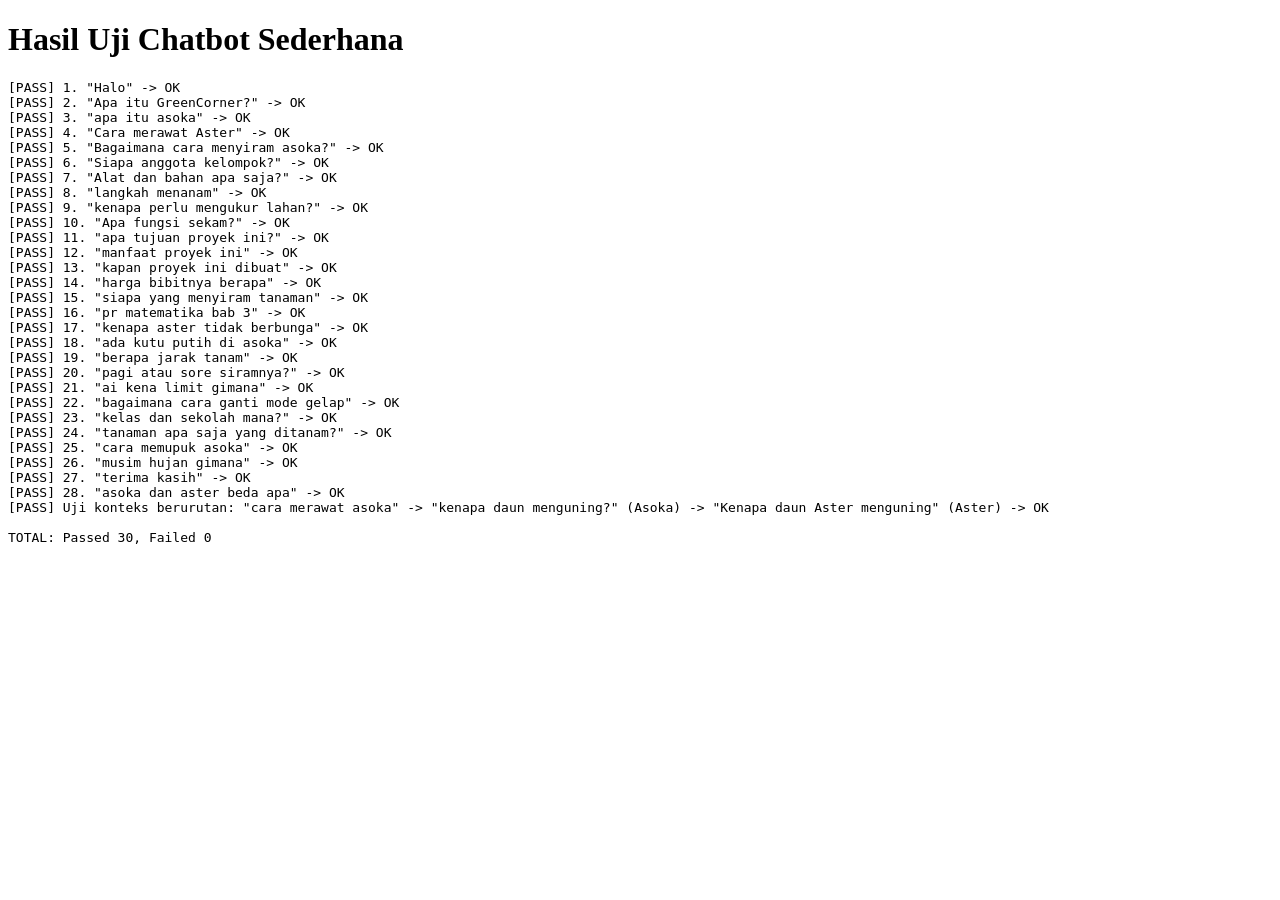
<file: test-chatbot.html>
<!DOCTYPE html>
<html lang="id">
<head>
  <meta charset="utf-8">
  <title>Uji Chatbot Sederhana GreenCorner</title>
</head>
<body>
  <h1>Hasil Uji Chatbot Sederhana</h1>
  <pre id="output"></pre>

  <script src="js/chatbot-sederhana.js"></script>
  <script>
    const tests = [
      { q: "Halo", expect: "Halo! Aku asisten GreenCorner" },
      { q: "Apa itu GreenCorner?", expect: "GreenCorner adalah proyek kebun mini" },
      { q: "apa itu asoka", expect: "Asoka (Ixora) adalah semak" },
      { q: "Cara merawat Aster", expect: "Ringkasan merawat Aster" },
      { q: "Bagaimana cara menyiram asoka?", expect: "Jaga tanah Asoka tetap lembap" },
      { q: "Siapa anggota kelompok?", expect: "Kukuh Dwi Aditya" },
      { q: "Alat dan bahan apa saja?", expect: "skop mini" },
      { q: "langkah menanam", expect: "Langkah kerja kami" },
      { q: "kenapa perlu mengukur lahan?", expect: "Pengukuran Lahan" },
      { q: "Apa fungsi sekam?", expect: "sekam" },
      { q: "apa tujuan proyek ini?", expect: "Tujuan GreenCorner" },
      { q: "manfaat proyek ini", expect: "Tujuan GreenCorner" },
      { q: "kapan proyek ini dibuat", expect: "Tanggal pelaksanaan belum dicatat" },
      { q: "harga bibitnya berapa", expect: "Rincian biaya belum dicatat" },
      { q: "siapa yang menyiram tanaman", expect: "Pembagian tugas tiap anggota belum dicatat" },
      { q: "pr matematika bab 3", expect: "Maaf, chatbot sederhana belum punya jawaban" },
      { q: "kenapa aster tidak berbunga", expect: "Kalau Aster sedikit berbunga" },
      { q: "ada kutu putih di asoka", expect: "kutu putih" },
      { q: "berapa jarak tanam", expect: "30 sampai 50 cm" },
      { q: "pagi atau sore siramnya?", expect: "Waktu terbaik menyiram" },
      { q: "ai kena limit gimana", expect: "Asisten ini mencoba memakai AI lebih dulu" },
      { q: "bagaimana cara ganti mode gelap", expect: "Ketuk tombol bulan atau matahari" },
      { q: "kelas dan sekolah mana?", expect: "SMK Negeri 2 Purwokerto" },
      { q: "tanaman apa saja yang ditanam?", expect: "Tanaman utama proyek kami adalah bunga Asoka dan bunga Aster" },
      { q: "cara memupuk asoka", expect: "Beri Asoka kompos atau pupuk organik" },
      { q: "musim hujan gimana", expect: "Musim hujan: pastikan drainase" },
      { q: "terima kasih", expect: "Sama-sama!" },
      { q: "asoka dan aster beda apa", expect: "**Asoka**" }
    ];

    let passed = 0;
    let failed = 0;
    const log = [];

    // Test 1: Pertanyaan independen
    tests.forEach((t, i) => {
      const bot = new SimpleChatbot();
      const res = bot.processMessage(t.q);
      const ok = res.text.toLowerCase().includes(t.expect.toLowerCase());
      if (ok) {
        passed++;
        log.push(`[PASS] ${i+1}. "${t.q}" -> OK`);
      } else {
        failed++;
        log.push(`[FAIL] ${i+1}. "${t.q}" -> Expected to include "${t.expect}", got: "${res.text.slice(0, 80)}..."`);
      }
    });

    // Test 2: Uji konteks berurutan
    const seqBot = new SimpleChatbot();
    const r1 = seqBot.processMessage("cara merawat asoka");
    const r2 = seqBot.processMessage("kenapa daun menguning?");
    const r3 = seqBot.processMessage("Kenapa daun Aster menguning");

    const ctx1Ok = r2.text.includes("Daun Asoka menguning biasanya karena tanah terlalu basah");
    const ctx2Ok = r3.text.includes("Aster layu atau menguning biasanya karena akar tergenang");

    if (ctx1Ok && ctx2Ok) {
      passed += 2;
      log.push(`[PASS] Uji konteks berurutan: "cara merawat asoka" -> "kenapa daun menguning?" (Asoka) -> "Kenapa daun Aster menguning" (Aster) -> OK`);
    } else {
      failed += 2;
      log.push(`[FAIL] Uji konteks berurutan: ctx1=${ctx1Ok}, ctx2=${ctx2Ok}`);
    }

    log.push(`\nTOTAL: Passed ${passed}, Failed ${failed}`);
    document.getElementById('output').textContent = log.join('\n');
  </script>
</body>
</html>
</file>
<file: css/style.css>
/* GreenCorner - Website Kebun Mini Kelas X-TE 3 SMK Negeri 2 Purwokerto */
/* Tema: Fresh Nature */

/* === 1. TOKEN WARNA & VARIABEL === */
:root {
  --bg: #F1F5E6;
  --surface: #FAFCF3;
  --surface2: #E3EAD1;
  --ink: #173021;
  --ink2: #43604D;
  --head: #1A4A2A;
  --leaf: #2D6A3E;
  --on-leaf: #FFFFFF;
  --sprout: #79B94C;
  --slate: #4B5F91;
  --aster: #8452A8;
  --aster-tint: #E9DDF3;
  --asoka: #C23C57;
  --line: #C6D3B1;
  --focus: #3F5FA8;
  --overlay: rgba(12, 26, 17, 0.9);
  --header-bg: rgba(241, 245, 230, 0.88);
  --font-head: "Baloo 2", "Trebuchet MS", "Segoe UI", system-ui, sans-serif;
  --font-body: "Nunito", "Segoe UI", system-ui, -apple-system, sans-serif;
  --radius-leaf-1: 12% 50% 12% 50%;
  --radius-leaf-2: 50% 12% 50% 12%;
  --header-height: 70px;
}

@media (prefers-color-scheme: dark) {
  :root:not([data-theme="light"]) {
    --bg: #0E1A12;
    --surface: #152419;
    --surface2: #1D3122;
    --ink: #E3EEDB;
    --ink2: #A7BCA9;
    --head: #CDE8BC;
    --leaf: #6DBE73;
    --on-leaf: #0E1A12;
    --sprout: #93D06A;
    --slate: #8FA6DA;
    --aster: #C79AE0;
    --aster-tint: #2B2036;
    --asoka: #F08AA0;
    --line: #2C4331;
    --focus: #9DB4EE;
    --header-bg: rgba(14, 26, 18, 0.9);
    color-scheme: dark;
  }
}

:root[data-theme="dark"] {
  --bg: #0E1A12;
  --surface: #152419;
  --surface2: #1D3122;
  --ink: #E3EEDB;
  --ink2: #A7BCA9;
  --head: #CDE8BC;
  --leaf: #6DBE73;
  --on-leaf: #0E1A12;
  --sprout: #93D06A;
  --slate: #8FA6DA;
  --aster: #C79AE0;
  --aster-tint: #2B2036;
  --asoka: #F08AA0;
  --line: #2C4331;
  --focus: #9DB4EE;
  --header-bg: rgba(14, 26, 18, 0.9);
  color-scheme: dark;
}

/* === 2. RESET & DASAR === */
*, *::before, *::after {
  box-sizing: border-box;
  margin: 0;
  padding: 0;
}

html {
  font-size: 16px;
  scroll-behavior: smooth;
  scroll-padding-top: calc(var(--header-height) + 16px);
  -webkit-text-size-adjust: 100%;
}

body {
  min-height: 100%;
  background-color: var(--bg);
  color: var(--ink);
  font-family: var(--font-body);
  font-size: 1.0625rem; /* 17px */
  line-height: 1.65;
  transition: background-color 0.25s ease, color 0.25s ease;
  display: flex;
  flex-direction: column;
}

img, svg {
  display: block;
  max-width: 100%;
  height: auto;
}

a {
  color: inherit;
  text-decoration: none;
}

button {
  font-family: inherit;
  font-size: inherit;
  border: none;
  background: none;
  cursor: pointer;
}

:focus-visible {
  outline: 3px solid var(--focus);
  outline-offset: 3px;
}

/* Aksesibilitas: Lewati ke konten */
.skip-link {
  position: absolute;
  top: -100px;
  left: 1rem;
  background: var(--leaf);
  color: var(--on-leaf);
  padding: 0.75rem 1.25rem;
  border-radius: 8px;
  z-index: 999;
  font-weight: 700;
  transition: top 0.2s ease;
}
.skip-link:focus {
  top: 1rem;
}

/* Tipografi Ramah */
h1, h2, h3, h4 {
  font-family: var(--font-head);
  color: var(--head);
  line-height: 1.15;
  font-weight: 700;
  text-transform: none; /* Judul huruf kecil biasa, bukan kapital semua */
}

h1 {
  font-size: clamp(2rem, 5vw, 3rem);
  letter-spacing: -0.01em;
}

h2 {
  font-size: clamp(1.6rem, 3.5vw, 2.2rem);
}

h3 {
  font-size: clamp(1.25rem, 2.5vw, 1.5rem);
}

p {
  max-width: 65ch;
}

.lead {
  font-size: 1.15rem;
  color: var(--ink2);
  line-height: 1.6;
}

/* Layout Container */
.container {
  width: 100%;
  max-width: 1140px;
  margin-left: auto;
  margin-right: auto;
  padding-left: clamp(1rem, 4vw, 2rem);
  padding-right: clamp(1rem, 4vw, 2rem);
}

.page-main {
  flex: 1 0 auto;
  padding-top: 2rem;
  padding-bottom: 4rem;
}

/* === 3. HEADER & NAVIGASI === */
.site-header {
  position: sticky;
  top: 0;
  z-index: 100;
  height: var(--header-height);
  background-color: var(--header-bg);
  backdrop-filter: blur(12px);
  -webkit-backdrop-filter: blur(12px);
  border-bottom: 1px solid var(--line);
  padding-top: env(safe-area-inset-top);
}

.header-inner {
  display: flex;
  align-items: center;
  justify-content: space-between;
  height: 100%;
}

.brand {
  display: inline-flex;
  align-items: center;
  gap: 0.6rem;
  font-family: var(--font-head);
  font-size: 1.5rem;
  font-weight: 800;
  color: var(--head);
  min-height: 44px;
}

.brand-icon {
  width: 28px;
  height: 28px;
  fill: var(--sprout);
  filter: drop-shadow(0 2px 4px rgba(45, 106, 62, 0.2));
}

.nav-desktop {
  display: flex;
  align-items: center;
  gap: 0.35rem;
}

.nav-link {
  display: inline-flex;
  align-items: center;
  min-height: 44px;
  padding: 0.4rem 0.85rem;
  border-radius: 999px;
  font-weight: 600;
  font-size: 0.95rem;
  color: var(--ink2);
  transition: all 0.2s ease;
}

.nav-link:hover {
  color: var(--head);
  background-color: var(--surface2);
}

.nav-link[aria-current="page"] {
  background-color: var(--leaf);
  color: var(--on-leaf);
  font-weight: 700;
}

.header-actions {
  display: flex;
  align-items: center;
  gap: 0.5rem;
}

.theme-toggle, .menu-toggle {
  display: inline-flex;
  align-items: center;
  justify-content: center;
  width: 44px;
  height: 44px;
  border-radius: 50%;
  color: var(--ink);
  background-color: var(--surface);
  border: 1px solid var(--line);
  transition: all 0.2s ease;
}

.theme-toggle:hover, .menu-toggle:hover {
  background-color: var(--surface2);
  transform: translateY(-1px);
}

.menu-toggle {
  display: none;
}

/* Navigasi Ponsel (Drawer / Overlay) */
.mobile-nav-dialog {
  display: none;
  position: fixed;
  top: var(--header-height);
  left: 0;
  right: 0;
  bottom: 0;
  background-color: var(--overlay);
  backdrop-filter: blur(8px);
  z-index: 99;
  padding: 1.5rem;
  overflow-y: auto;
}

.mobile-nav-dialog.is-open {
  display: block;
}

.mobile-nav-grid {
  display: grid;
  grid-template-columns: repeat(2, 1fr);
  gap: 0.75rem;
  max-width: 500px;
  margin: 0 auto;
  background: var(--surface);
  padding: 1.5rem;
  border-radius: 20px;
  border: 1px solid var(--line);
  box-shadow: 0 10px 25px rgba(0,0,0,0.15);
}

.mobile-nav-link {
  display: flex;
  align-items: center;
  justify-content: center;
  padding: 1rem 0.5rem;
  min-height: 52px;
  border-radius: 12px;
  background-color: var(--surface2);
  color: var(--ink);
  font-weight: 700;
  font-size: 1rem;
  text-align: center;
}

.mobile-nav-link[aria-current="page"] {
  background-color: var(--leaf);
  color: var(--on-leaf);
}

/* === 4. TOMBOL & AKSEN === */
.btn {
  display: inline-flex;
  align-items: center;
  justify-content: center;
  gap: 0.5rem;
  min-height: 48px;
  padding: 0.65rem 1.5rem;
  border-radius: 999px;
  font-weight: 700;
  font-size: 1rem;
  text-align: center;
  transition: all 0.2s cubic-bezier(0.16, 1, 0.3, 1);
  box-shadow: 0 2px 6px rgba(0,0,0,0.08);
}

.btn-primary {
  background-color: var(--leaf);
  color: var(--on-leaf);
}

.btn-primary:hover {
  background-color: #235431;
  transform: translateY(-2px);
  box-shadow: 0 4px 12px rgba(45, 106, 62, 0.25);
}

:root[data-theme="dark"] .btn-primary:hover {
  background-color: #7ece85;
}

.btn-secondary {
  background-color: var(--surface);
  color: var(--head);
  border: 2px solid var(--leaf);
}

.btn-secondary:hover {
  background-color: var(--surface2);
  transform: translateY(-2px);
}

.pill-badge {
  display: inline-block;
  padding: 0.35rem 0.85rem;
  border-radius: 999px;
  font-size: 0.875rem;
  font-weight: 700;
  background-color: var(--surface2);
  color: var(--head);
  border: 1px solid var(--line);
}

/* === 5. HALAMAN INDEKS (SAMPUL) === */
.hero-cover {
  min-height: calc(100vh - var(--header-height));
  display: flex;
  align-items: center;
  position: relative;
  overflow: hidden;
  padding: 2.5rem 0;
}

.cover-bg-leaf-1, .cover-bg-leaf-2 {
  position: absolute;
  pointer-events: none;
  opacity: 0.08;
  z-index: 0;
  fill: var(--leaf);
}
:root[data-theme="dark"] .cover-bg-leaf-1,
:root[data-theme="dark"] .cover-bg-leaf-2 {
  opacity: 0.06;
}

.cover-bg-leaf-1 {
  width: 550px;
  height: 550px;
  top: -100px;
  left: -120px;
  transform: rotate(-25deg);
}

.cover-bg-leaf-2 {
  width: 600px;
  height: 600px;
  bottom: -150px;
  right: -100px;
  transform: rotate(35deg);
}

.cover-grid {
  display: grid;
  grid-template-columns: 1.15fr 0.85fr;
  align-items: center;
  gap: clamp(2rem, 5vw, 4rem);
  position: relative;
  z-index: 1;
}

.cover-content {
  display: flex;
  flex-direction: column;
  align-items: flex-start;
  gap: 1.25rem;
}

.cover-title {
  font-size: clamp(3.4rem, 11vw, 7rem);
  color: var(--head);
  line-height: 0.95;
  letter-spacing: -0.02em;
}

.cover-subtitle {
  font-size: clamp(1.2rem, 2.5vw, 1.6rem);
  color: var(--ink2);
  line-height: 1.4;
  max-width: 48ch;
}

.cover-meta {
  display: inline-flex;
  align-items: center;
  gap: 0.5rem;
  padding: 0.5rem 1rem;
  border-radius: 999px;
  background-color: var(--surface);
  border: 1px solid var(--line);
  font-size: 0.95rem;
  font-weight: 700;
  color: var(--head);
}

.leaf-frame {
  overflow: hidden;
  border-radius: var(--radius-leaf-1);
  box-shadow: 0 12px 35px rgba(23, 48, 33, 0.15);
  border: 4px solid var(--surface);
  background: var(--surface2);
}

.leaf-frame-alt {
  border-radius: var(--radius-leaf-2);
}

.cover-photo-wrapper {
  position: relative;
}

.cover-photo-wrapper .leaf-frame {
  aspect-ratio: 4 / 3;
}

.cover-photo-wrapper img {
  width: 100%;
  height: 100%;
  object-fit: cover;
  object-position: 62% 50%;
}

/* Animasi masuk di sampul */
@media (prefers-reduced-motion: no-preference) {
  .cover-content > * {
    opacity: 0;
    transform: translateY(24px);
    animation: fadeUp 0.8s cubic-bezier(0.16, 1, 0.3, 1) forwards;
  }
  .cover-title { animation-delay: 0.1s; }
  .cover-subtitle { animation-delay: 0.25s; }
  .cover-meta { animation-delay: 0.35s; }
  .cover-btn-wrap { animation-delay: 0.45s; }

  .cover-photo-wrapper {
    opacity: 0;
    transform: scale(0.92) rotate(-3deg);
    animation: photoUnfold 1.1s cubic-bezier(0.16, 1, 0.3, 1) 0.2s forwards;
  }

  @keyframes fadeUp {
    to { opacity: 1; transform: translateY(0); }
  }
  @keyframes photoUnfold {
    to { opacity: 1; transform: scale(1) rotate(0deg); }
  }
}

/* === 6. HALAMAN HOME === */
.home-hero {
  display: grid;
  grid-template-columns: 1fr 1.15fr;
  align-items: center;
  gap: clamp(2rem, 4vw, 3.5rem);
  margin-bottom: 4rem;
}

.photo-mosaic {
  display: grid;
  grid-template-columns: repeat(2, 1fr);
  grid-template-rows: auto auto;
  gap: 0.85rem;
}

.mosaic-item {
  border-radius: 16px;
  overflow: hidden;
  background: var(--surface2);
  border: 2px solid var(--surface);
  box-shadow: 0 4px 14px rgba(0,0,0,0.06);
}

.mosaic-item img {
  width: 100%;
  height: 100%;
  object-fit: cover;
}

.mosaic-big {
  grid-column: span 2;
  aspect-ratio: 16 / 9;
}

.mosaic-tall {
  aspect-ratio: 3 / 4;
}

.mosaic-square {
  aspect-ratio: 1 / 1;
}

/* Jelajahi Website: Daftar Bergaris */
.explore-section {
  margin-top: 3rem;
}

.explore-list {
  display: flex;
  flex-direction: column;
  border-top: 2px solid var(--line);
  margin-top: 1.5rem;
}

.explore-row {
  display: grid;
  grid-template-columns: 280px 1fr auto;
  align-items: center;
  gap: 1.5rem;
  padding: 1.35rem 0.5rem;
  border-bottom: 1px solid var(--line);
  transition: background-color 0.2s ease, padding-left 0.2s ease;
  border-radius: 8px;
}

.explore-row:hover {
  background-color: var(--surface);
  padding-left: 1rem;
}

.explore-name {
  font-family: var(--font-head);
  font-size: 1.4rem;
  font-weight: 700;
  color: var(--head);
}

.explore-desc {
  color: var(--ink2);
  font-size: 1rem;
}

.explore-arrow {
  color: var(--leaf);
  font-size: 1.4rem;
  font-weight: 800;
}

/* === 7. HALAMAN TENTANG === */
.about-grid {
  display: grid;
  grid-template-columns: 1.25fr 0.75fr;
  gap: clamp(2rem, 5vw, 3.5rem);
  align-items: start;
}

.about-text-col {
  display: flex;
  flex-direction: column;
  gap: 2rem;
}

.content-block h2 {
  margin-bottom: 0.75rem;
}

.bullet-list {
  list-style: none;
  display: flex;
  flex-direction: column;
  gap: 0.6rem;
  margin-top: 0.75rem;
}

.bullet-list li {
  position: relative;
  padding-left: 1.6rem;
}

.bullet-list li::before {
  content: "";
  position: absolute;
  left: 0.25rem;
  top: 0.65em;
  width: 8px;
  height: 8px;
  border-radius: 50%;
  background-color: var(--sprout);
}

.project-summary-card {
  background: var(--surface);
  border: 1px solid var(--line);
  border-radius: 20px;
  padding: 1.5rem;
  box-shadow: 0 6px 18px rgba(0,0,0,0.05);
}

.summary-photo {
  border-radius: 12px;
  overflow: hidden;
  margin-bottom: 1.25rem;
  aspect-ratio: 16 / 9;
}

.summary-photo img {
  width: 100%;
  height: 100%;
  object-fit: cover;
}

.summary-data-list {
  display: flex;
  flex-direction: column;
  gap: 0.75rem;
}

.summary-row {
  display: flex;
  justify-content: space-between;
  padding-bottom: 0.5rem;
  border-bottom: 1px dashed var(--line);
  font-size: 0.95rem;
}

.summary-row:last-child {
  border-bottom: none;
}

.summary-label {
  color: var(--ink2);
  font-weight: 600;
}

.summary-value {
  color: var(--ink);
  font-weight: 700;
  text-align: right;
}

/* === 8. HALAMAN KELOMPOK === */
.members-grid {
  display: grid;
  grid-template-columns: repeat(2, 1fr);
  gap: 1.25rem;
  margin-top: 2rem;
}

.member-card {
  display: flex;
  align-items: center;
  gap: 1.25rem;
  background: var(--surface);
  border: 1px solid var(--line);
  border-radius: 18px;
  padding: 1.25rem 1.5rem;
  transition: transform 0.2s ease, box-shadow 0.2s ease;
}

.member-card:hover {
  transform: translateY(-2px);
  box-shadow: 0 6px 16px rgba(0,0,0,0.06);
}

.member-avatar {
  width: 60px;
  height: 60px;
  border-radius: 50%;
  display: flex;
  align-items: center;
  justify-content: center;
  font-family: var(--font-head);
  font-size: 1.35rem;
  font-weight: 800;
  color: #FFFFFF;
  flex-shrink: 0;
}

.member-info h3 {
  font-size: 1.2rem;
  margin-bottom: 0.25rem;
}

.member-info p {
  color: var(--ink2);
  font-size: 0.95rem;
  font-weight: 600;
}

.class-note {
  margin-top: 2.5rem;
  text-align: center;
  color: var(--ink2);
  font-weight: 600;
}

/* === 9. HALAMAN ALAT DAN BAHAN === */
.tools-materials-grid {
  display: grid;
  grid-template-columns: repeat(2, 1fr);
  gap: 1.5rem;
  margin-top: 1.5rem;
  margin-bottom: 3.5rem;
}

.spec-panel {
  background: var(--surface);
  border: 1px solid var(--line);
  border-radius: 20px;
  padding: 1.75rem;
}

.spec-panel h2 {
  font-size: 1.45rem;
  margin-bottom: 1rem;
}

.check-item {
  display: flex;
  align-items: flex-start;
  gap: 0.75rem;
  margin-bottom: 0.85rem;
}

.check-item:last-child {
  margin-bottom: 0;
}

.check-icon {
  width: 22px;
  height: 22px;
  background: var(--leaf);
  color: var(--on-leaf);
  border-radius: 50%;
  display: inline-flex;
  align-items: center;
  justify-content: center;
  flex-shrink: 0;
  margin-top: 0.2rem;
  font-size: 0.75rem;
  font-weight: 800;
}

/* Langkah Kerja Berurutan dengan Garis Penghubung */
.steps-layout {
  display: grid;
  grid-template-columns: 1.15fr 0.85fr;
  gap: 2.5rem;
  align-items: start;
}

.steps-list {
  position: relative;
  display: flex;
  flex-direction: column;
  gap: 1.5rem;
}

.steps-list::before {
  content: "";
  position: absolute;
  top: 20px;
  bottom: 20px;
  left: 20px;
  width: 2px;
  background-color: var(--line);
  z-index: 0;
}

.step-card {
  position: relative;
  z-index: 1;
  display: flex;
  align-items: flex-start;
  gap: 1.25rem;
  background: var(--surface);
  border: 1px solid var(--line);
  border-radius: 16px;
  padding: 1.25rem;
}

.step-num {
  width: 40px;
  height: 40px;
  border-radius: 50%;
  background-color: var(--leaf);
  color: var(--on-leaf);
  font-family: var(--font-head);
  font-size: 1.25rem;
  font-weight: 800;
  display: inline-flex;
  align-items: center;
  justify-content: center;
  flex-shrink: 0;
  box-shadow: 0 2px 6px rgba(45, 106, 62, 0.2);
}

.step-body h3 {
  font-size: 1.15rem;
  margin-bottom: 0.35rem;
}

.step-photos-col {
  display: flex;
  flex-direction: column;
  gap: 1.5rem;
}

.step-photo-figure {
  margin: 0;
}

.step-photo-figure img {
  border-radius: 16px;
  border: 1px solid var(--line);
  width: 100%;
}

.step-photo-figure figcaption {
  margin-top: 0.5rem;
  font-size: 0.9rem;
  color: var(--ink2);
  text-align: center;
}

/* === 10. HALAMAN TANAMAN === */
.plant-section {
  display: grid;
  grid-template-columns: 0.9fr 1.1fr;
  gap: clamp(2rem, 5vw, 3.5rem);
  align-items: start;
  margin-top: 2.5rem;
  padding-bottom: 3.5rem;
  border-bottom: 1px solid var(--line);
}

.plant-section:last-of-type {
  border-bottom: none;
}

.plant-section.reverse {
  grid-template-columns: 1.1fr 0.9fr;
}

.plant-section.reverse .plant-visual-col {
  order: 2;
}

.plant-section.reverse .plant-info-col {
  order: 1;
}

.plant-visual-col {
  display: flex;
  flex-direction: column;
  align-items: center;
}

.plant-frame {
  width: 100%;
  max-width: 380px;
  aspect-ratio: 3 / 4;
}

.plant-frame img {
  width: 100%;
  height: 100%;
  object-fit: cover;
  object-position: 50% 55%;
}

.plant-frame.aster-frame {
  background-color: var(--aster-tint);
  display: flex;
  align-items: center;
  justify-content: center;
  padding: 2rem;
}

.plant-caption {
  margin-top: 0.75rem;
  font-size: 0.9rem;
  color: var(--ink2);
  font-style: italic;
}

.plant-header {
  margin-bottom: 1.25rem;
}

.plant-header h2 {
  font-size: 2.2rem;
  color: var(--head);
}

.plant-header.asoka-accent h2 {
  color: var(--head);
}
.plant-header.asoka-accent .sci-name {
  color: var(--asoka);
}

.plant-header.aster-accent .sci-name {
  color: var(--aster);
}

.sci-name {
  font-size: 1.05rem;
  font-style: italic;
  font-weight: 600;
  display: block;
  margin-top: 0.2rem;
}

.fast-facts {
  display: grid;
  grid-template-columns: repeat(3, 1fr);
  gap: 0.75rem;
  margin: 1.25rem 0 1.75rem;
}

.fact-item {
  background: var(--surface);
  border: 1px solid var(--line);
  border-radius: 12px;
  padding: 0.75rem 0.85rem;
}

.fact-item strong {
  display: block;
  font-size: 0.8rem;
  text-transform: uppercase;
  letter-spacing: 0.04em;
  color: var(--ink2);
  margin-bottom: 0.2rem;
}

.fact-item span {
  font-size: 0.95rem;
  font-weight: 700;
  color: var(--ink);
}

/* Tabs Tanaman (ARIA Tablist) */
.plant-tabs {
  margin-top: 1rem;
}

.tab-list {
  display: flex;
  gap: 0.5rem;
  border-bottom: 2px solid var(--line);
  padding-bottom: 0;
}

.tab-btn {
  padding: 0.6rem 1.2rem;
  border-radius: 12px 12px 0 0;
  font-weight: 700;
  font-size: 0.95rem;
  color: var(--ink2);
  background: transparent;
  min-height: 44px;
  border: 1px solid transparent;
  border-bottom: none;
  margin-bottom: -2px;
  transition: all 0.2s ease;
}

.tab-btn:hover {
  color: var(--head);
  background: var(--surface2);
}

.tab-btn[aria-selected="true"] {
  color: var(--head);
  background: var(--surface);
  border-color: var(--line);
  border-bottom: 2px solid var(--surface);
  font-weight: 800;
}

.tab-panel {
  background: var(--surface);
  border: 1px solid var(--line);
  border-top: none;
  border-radius: 0 0 16px 16px;
  padding: 1.25rem;
}

.tab-panel[hidden] {
  display: none;
}

.tab-panel ul {
  list-style: none;
  display: flex;
  flex-direction: column;
  gap: 0.6rem;
}

.tab-panel li {
  position: relative;
  padding-left: 1.5rem;
}

.tab-panel li::before {
  content: "";
  position: absolute;
  left: 0.25rem;
  top: 0.65em;
  width: 6px;
  height: 6px;
  border-radius: 50%;
  background: var(--sprout);
}

.plant-general-note {
  margin-top: 2.5rem;
  padding: 1rem 1.5rem;
  background: var(--surface2);
  border-radius: 12px;
  border-left: 4px solid var(--sprout);
  font-size: 0.95rem;
  color: var(--ink2);
}

/* === 11. HALAMAN DOKUMENTASI & LIGHTBOX === */
.gallery-grid {
  display: grid;
  grid-template-columns: repeat(3, 1fr);
  gap: 1.25rem;
  margin-top: 2rem;
}

.gallery-item {
  border-radius: 16px;
  overflow: hidden;
  background: var(--surface);
  border: 1px solid var(--line);
  box-shadow: 0 4px 12px rgba(0,0,0,0.04);
  cursor: pointer;
  transition: transform 0.2s ease, box-shadow 0.2s ease;
  display: flex;
  flex-direction: column;
}

.gallery-item:hover {
  transform: translateY(-3px);
  box-shadow: 0 8px 24px rgba(0,0,0,0.08);
}

.gallery-thumb {
  aspect-ratio: 4 / 3;
  overflow: hidden;
  background: var(--surface2);
}

.gallery-thumb img {
  width: 100%;
  height: 100%;
  object-fit: cover;
  transition: transform 0.3s ease;
}

.gallery-item:hover .gallery-thumb img {
  transform: scale(1.03);
}

.gallery-caption {
  padding: 0.85rem 1rem;
  font-size: 0.925rem;
  color: var(--ink);
  font-weight: 600;
  line-height: 1.4;
}

/* Lightbox Modal */
.lightbox-modal {
  position: fixed;
  inset: 0;
  z-index: 1000;
  background-color: var(--overlay);
  backdrop-filter: blur(10px);
  display: flex;
  align-items: center;
  justify-content: center;
  padding: 1.5rem;
  opacity: 0;
  visibility: hidden;
  transition: opacity 0.25s ease, visibility 0.25s ease;
}

.lightbox-modal.is-active {
  opacity: 1;
  visibility: visible;
}

.lightbox-dialog {
  position: relative;
  max-width: 950px;
  width: 100%;
  display: flex;
  flex-direction: column;
  align-items: center;
}

.lightbox-media {
  max-height: 75vh;
  border-radius: 12px;
  overflow: hidden;
  box-shadow: 0 10px 40px rgba(0,0,0,0.4);
}

.lightbox-media img {
  max-height: 75vh;
  width: auto;
  max-width: 100%;
  object-fit: contain;
}

.lightbox-caption-bar {
  margin-top: 1rem;
  color: #FFFFFF;
  text-align: center;
  font-size: 1rem;
  font-weight: 600;
  max-width: 700px;
}

.lightbox-btn {
  position: absolute;
  width: 48px;
  height: 48px;
  border-radius: 50%;
  background: rgba(255, 255, 255, 0.2);
  color: #FFFFFF;
  display: flex;
  align-items: center;
  justify-content: center;
  backdrop-filter: blur(4px);
  transition: background 0.2s ease, transform 0.2s ease;
}

.lightbox-btn:hover {
  background: rgba(255, 255, 255, 0.35);
  transform: scale(1.05);
}

.lightbox-close {
  top: -55px;
  right: 0;
}

.lightbox-prev {
  left: -65px;
  top: 50%;
  transform: translateY(-50%);
}

.lightbox-next {
  right: -65px;
  top: 50%;
  transform: translateY(-50%);
}

/* === 12. HALAMAN FAQ & CHATBOT === */
.faq-grid {
  display: grid;
  grid-template-columns: 1.15fr 0.85fr;
  gap: clamp(2rem, 4vw, 3.5rem);
  align-items: start;
}

.accordion-list {
  display: flex;
  flex-direction: column;
  gap: 0.85rem;
  margin-top: 1.5rem;
}

.accordion-item {
  background: var(--surface);
  border: 1px solid var(--line);
  border-radius: 16px;
  overflow: hidden;
}

.accordion-trigger {
  width: 100%;
  display: flex;
  align-items: center;
  justify-content: space-between;
  padding: 1.15rem 1.25rem;
  text-align: left;
  font-family: var(--font-head);
  font-size: 1.15rem;
  font-weight: 700;
  color: var(--head);
  min-height: 48px;
  gap: 1rem;
}

.accordion-icon {
  width: 20px;
  height: 20px;
  transition: transform 0.25s ease;
  flex-shrink: 0;
}

.accordion-trigger[aria-expanded="true"] .accordion-icon {
  transform: rotate(180deg);
}

.accordion-content {
  display: grid;
  grid-template-rows: 0fr;
  transition: grid-template-rows 0.25s ease;
}

.accordion-content.is-open {
  grid-template-rows: 1fr;
}

.accordion-inner {
  overflow: hidden;
}

.accordion-body {
  padding: 0 1.25rem 1.25rem;
  color: var(--ink);
}

/* Chat Assistant Panel (Sticky di desktop) */
.chat-sticky-wrap {
  position: sticky;
  top: calc(var(--header-height) + 1.5rem);
}

.chat-panel {
  background: var(--surface);
  border: 1px solid var(--line);
  border-radius: 20px;
  box-shadow: 0 8px 25px rgba(0,0,0,0.06);
  display: flex;
  flex-direction: column;
  height: 600px;
  max-height: calc(100vh - var(--header-height) - 3rem);
  overflow: hidden;
}

.chat-header {
  padding: 1rem 1.25rem;
  border-bottom: 1px solid var(--line);
  background: var(--surface2);
  display: flex;
  align-items: center;
  justify-content: space-between;
}

.chat-title {
  font-family: var(--font-head);
  font-size: 1.25rem;
  font-weight: 700;
  color: var(--head);
}

.chat-status {
  display: inline-flex;
  align-items: center;
  gap: 0.4rem;
  font-size: 0.8rem;
  font-weight: 700;
}

.status-dot {
  width: 9px;
  height: 9px;
  border-radius: 50%;
  background-color: #B5B5B5;
}

.status-dot.active { background-color: var(--sprout); }
.status-dot.fallback { background-color: var(--slate); }
.status-dot.error { background-color: #E24B4B; }

.chat-history {
  flex: 1 1 auto;
  overflow-y: auto;
  padding: 1rem;
  display: flex;
  flex-direction: column;
  gap: 0.85rem;
}

.chat-msg {
  display: flex;
  flex-direction: column;
  max-width: 85%;
}

.chat-msg.user {
  align-self: flex-end;
}

.chat-msg.assistant {
  align-self: flex-start;
}

.chat-bubble {
  padding: 0.75rem 1rem;
  border-radius: 16px;
  font-size: 0.95rem;
  line-height: 1.5;
  word-break: break-word;
}

.chat-msg.user .chat-bubble {
  background-color: var(--leaf);
  color: var(--on-leaf);
  border-bottom-right-radius: 4px;
}

.chat-msg.assistant .chat-bubble {
  background-color: var(--surface2);
  color: var(--ink);
  border-bottom-left-radius: 4px;
  border: 1px solid var(--line);
}

.chat-source-tag {
  font-size: 0.75rem;
  color: var(--ink2);
  margin-top: 0.25rem;
  font-weight: 600;
}

.chat-suggestions {
  display: flex;
  flex-wrap: wrap;
  gap: 0.4rem;
  margin-top: 0.5rem;
}

.suggestion-btn {
  padding: 0.3rem 0.7rem;
  border-radius: 999px;
  background: var(--surface);
  border: 1px solid var(--line);
  font-size: 0.8rem;
  color: var(--head);
  font-weight: 600;
  transition: all 0.15s ease;
}

.suggestion-btn:hover {
  background: var(--surface2);
  border-color: var(--leaf);
}

.page-link-btn {
  padding: 0.3rem 0.7rem;
  border-radius: 999px;
  background: transparent;
  border: 1px dashed var(--leaf);
  font-size: 0.8rem;
  color: var(--leaf);
  font-weight: 700;
  text-decoration: underline;
  margin-top: 0.35rem;
  display: inline-block;
}

.chat-system-note {
  align-self: center;
  background: var(--surface2);
  border: 1px dashed var(--line);
  border-radius: 10px;
  padding: 0.5rem 0.85rem;
  font-size: 0.8rem;
  color: var(--ink2);
  text-align: center;
  max-width: 90%;
}

.chat-waiting-bar {
  display: flex;
  align-items: center;
  justify-content: space-between;
  padding: 0.5rem 1rem;
  background: var(--surface2);
  border-top: 1px solid var(--line);
}

.btn-stop {
  padding: 0.3rem 0.75rem;
  border-radius: 8px;
  background: #E24B4B;
  color: #FFFFFF;
  font-size: 0.8rem;
  font-weight: 700;
}

.chat-input-form {
  padding: 0.85rem;
  border-top: 1px solid var(--line);
  background: var(--surface);
  display: flex;
  gap: 0.5rem;
}

.chat-input {
  flex: 1;
  padding: 0.65rem 1rem;
  border-radius: 999px;
  border: 1px solid var(--line);
  background: var(--surface2);
  color: var(--ink);
  font-family: inherit;
  font-size: 0.95rem;
  min-height: 44px;
}

.chat-input:focus {
  outline: 2px solid var(--focus);
}

.chat-send-btn {
  width: 44px;
  height: 44px;
  border-radius: 50%;
  background: var(--leaf);
  color: var(--on-leaf);
  display: inline-flex;
  align-items: center;
  justify-content: center;
  flex-shrink: 0;
  transition: transform 0.15s ease;
}

.chat-send-btn:hover:not(:disabled) {
  transform: scale(1.05);
}

.chat-send-btn:disabled {
  opacity: 0.5;
  cursor: not-allowed;
}

.chat-footer-note {
  margin-top: 0.85rem;
  font-size: 0.85rem;
  color: var(--ink2);
  line-height: 1.4;
}

/* === 13. HALAMAN PENUTUP === */
.conclusion-grid {
  display: grid;
  grid-template-columns: repeat(2, 1fr);
  gap: 1.75rem;
  margin-top: 1.5rem;
  margin-bottom: 3.5rem;
}

.conclusion-card {
  background: var(--surface);
  border: 1px solid var(--line);
  border-radius: 20px;
  padding: 1.75rem;
}

.thanks-block {
  background: var(--surface2);
  border: 1px solid var(--line);
  border-radius: 24px;
  padding: 2.5rem;
  text-align: center;
}

.thanks-pills {
  display: flex;
  flex-wrap: wrap;
  justify-content: center;
  gap: 0.65rem;
  margin: 1.5rem 0;
}

.thanks-pill {
  padding: 0.5rem 1.15rem;
  background: var(--surface);
  border: 1px solid var(--line);
  border-radius: 999px;
  font-weight: 700;
  font-size: 0.95rem;
  color: var(--head);
}

/* === 14. PAGER (SEBELUMNYA / BERIKUTNYA) & FOOTER === */
.page-pager {
  display: flex;
  align-items: center;
  justify-content: space-between;
  margin-top: 4rem;
  padding-top: 2rem;
  border-top: 1px solid var(--line);
  gap: 1rem;
}

.pager-btn {
  display: inline-flex;
  align-items: center;
  gap: 0.5rem;
  min-height: 48px;
  padding: 0.5rem 1.25rem;
  border-radius: 999px;
  background: var(--surface);
  border: 1px solid var(--line);
  color: var(--head);
  font-weight: 700;
  font-size: 0.95rem;
  transition: all 0.2s ease;
}

.pager-btn:hover {
  background: var(--surface2);
  border-color: var(--leaf);
}

.pager-btn.next {
  margin-left: auto;
  background: var(--leaf);
  color: var(--on-leaf);
  border-color: var(--leaf);
}

.pager-btn.next:hover {
  background: #235431;
}

:root[data-theme="dark"] .pager-btn.next:hover {
  background: #7ece85;
}

.site-footer {
  background-color: var(--surface);
  border-top: 1px solid var(--line);
  padding: 2rem 0;
  text-align: center;
  font-size: 0.95rem;
  color: var(--ink2);
  margin-top: auto;
}

/* Tombol Kembali ke Atas */
.back-to-top {
  position: fixed;
  bottom: 2rem;
  right: 2rem;
  width: 48px;
  height: 48px;
  border-radius: 50%;
  background-color: var(--leaf);
  color: var(--on-leaf);
  display: flex;
  align-items: center;
  justify-content: center;
  box-shadow: 0 4px 15px rgba(0,0,0,0.18);
  z-index: 90;
  opacity: 0;
  visibility: hidden;
  transform: translateY(12px);
  transition: all 0.25s ease;
}

.back-to-top.is-visible {
  opacity: 1;
  visibility: visible;
  transform: translateY(0);
}

.back-to-top:hover {
  background-color: #235431;
  transform: translateY(-2px);
}

/* === 15. RESPONSIVE BREAKPOINTS === */
@media (max-width: 1010px) {
  .nav-desktop {
    display: none;
  }
  .menu-toggle {
    display: inline-flex;
  }
  .faq-grid {
    grid-template-columns: 1fr;
  }
  .chat-sticky-wrap {
    position: static;
  }
  .chat-panel {
    height: 520px;
  }
}

@media (max-width: 860px) {
  .cover-grid {
    grid-template-columns: 1fr;
    text-align: center;
  }
  .cover-content {
    align-items: center;
  }
  .cover-photo-wrapper {
    order: -1;
    max-width: 420px;
    margin: 0 auto;
  }
  .home-hero {
    grid-template-columns: 1fr;
  }
  .about-grid {
    grid-template-columns: 1fr;
  }
  .steps-layout {
    grid-template-columns: 1fr;
  }
  .plant-section, .plant-section.reverse {
    grid-template-columns: 1fr;
  }
  .plant-section.reverse .plant-visual-col {
    order: 0;
  }
  .plant-section.reverse .plant-info-col {
    order: 0;
  }
  .gallery-grid {
    grid-template-columns: repeat(2, 1fr);
  }
  .lightbox-prev {
    left: 10px;
  }
  .lightbox-next {
    right: 10px;
  }
}

@media (max-width: 760px) {
  .members-grid {
    grid-template-columns: 1fr;
  }
  .tools-materials-grid {
    grid-template-columns: 1fr;
  }
  .conclusion-grid {
    grid-template-columns: 1fr;
  }
  .fast-facts {
    grid-template-columns: 1fr;
  }
  .explore-row {
    grid-template-columns: 1fr auto;
  }
  .explore-desc {
    grid-column: span 2;
  }
  .gallery-grid {
    grid-template-columns: 1fr;
  }
  .page-pager {
    flex-direction: column;
    align-items: stretch;
  }
  .pager-btn.next {
    margin-left: 0;
  }
}
</file>
